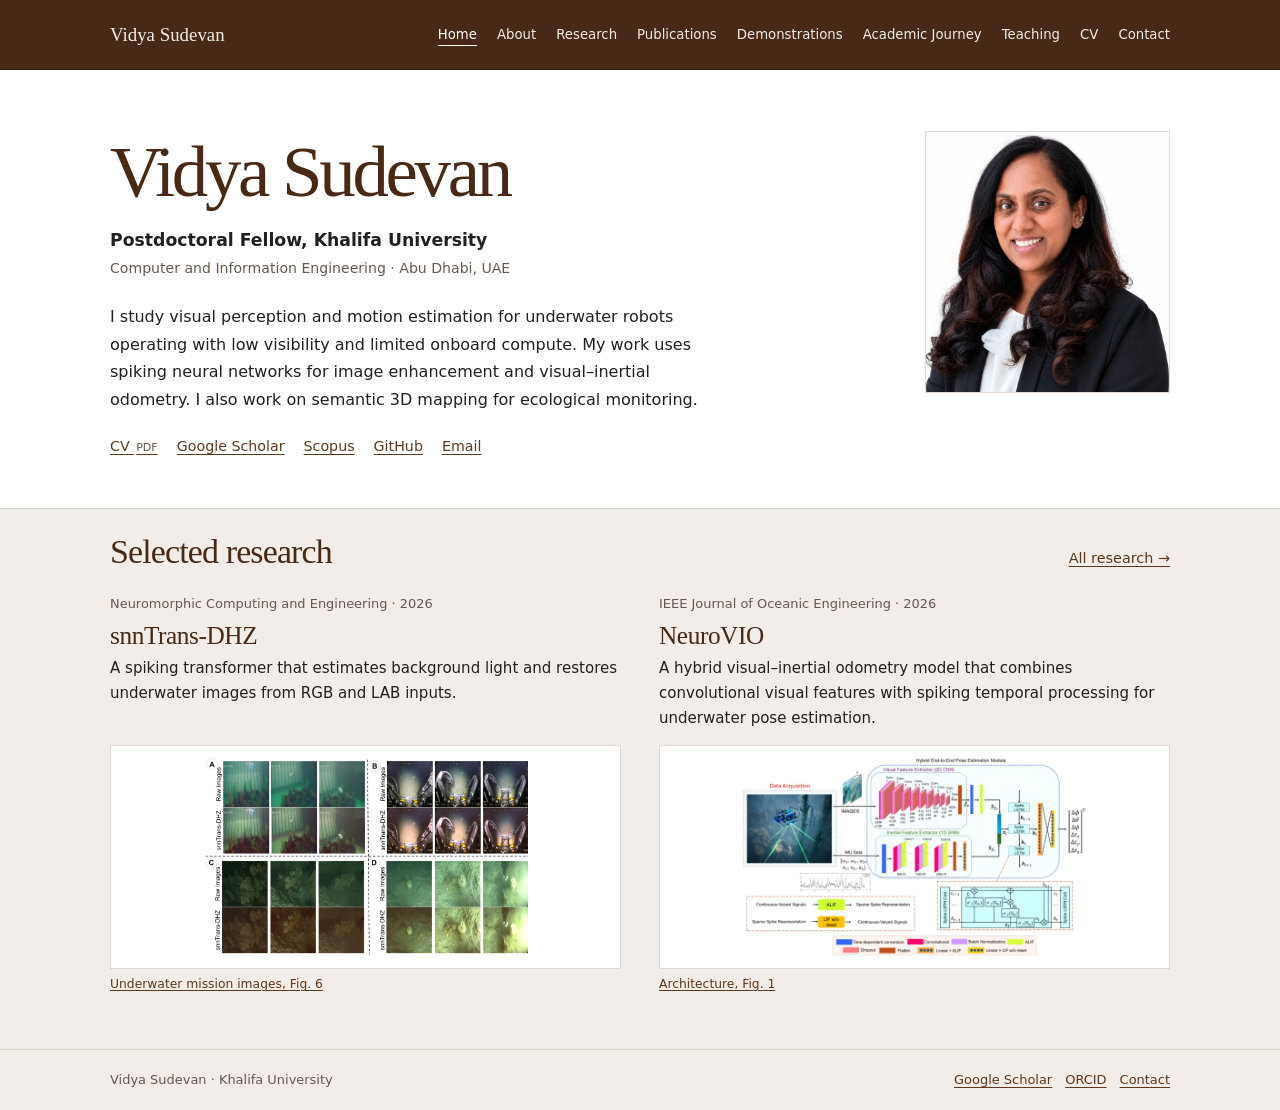
<file: index.html>
<!doctype html>
<html lang="en">
<head>
  <meta charset="utf-8">
  <meta name="viewport" content="width=device-width, initial-scale=1">
  <meta name="description" content="Vidya Sudevan is a postdoctoral fellow at Khalifa University working on underwater robot perception, visual–inertial odometry, and spiking neural networks.">
  <meta property="og:type" content="website">
  <meta property="og:title" content="Vidya Sudevan | Underwater Robotics">
  <meta property="og:description" content="Vidya Sudevan is a postdoctoral fellow at Khalifa University working on underwater robot perception, visual–inertial odometry, and spiking neural networks.">
  <title>Vidya Sudevan | Underwater Robotics</title>
  <link rel="stylesheet" href="assets/site.css">
  <script defer src="assets/site.js"></script>
</head>
<body>
<a class="skip" href="#main">Skip to content</a>
<header class="site-head"><div class="wrap top"><a class="brand" href="index.html">Vidya Sudevan</a><nav class="nav desktop-nav" aria-label="Primary"><a href="index.html" aria-current="page">Home</a><a href="about.html">About</a><a href="research.html">Research</a><a href="publications.html">Publications</a><a href="demonstrations.html">Demonstrations</a><a href="academic-journey.html">Academic Journey</a><a href="teaching.html">Teaching</a><a href="cv.html">CV</a><a href="contact.html">Contact</a></nav><details class="mobile-nav"><summary>Menu</summary><nav class="nav" aria-label="Primary mobile"><a href="index.html" aria-current="page">Home</a><a href="about.html">About</a><a href="research.html">Research</a><a href="publications.html">Publications</a><a href="demonstrations.html">Demonstrations</a><a href="academic-journey.html">Academic Journey</a><a href="teaching.html">Teaching</a><a href="cv.html">CV</a><a href="contact.html">Contact</a></nav></details></div></header>
<main id="main" tabindex="-1">
<div class="wrap">
<section class="hero" aria-labelledby="name">
  <div class="hero-copy"><h1 id="name">Vidya Sudevan</h1>
  <p class="appointment">Postdoctoral Fellow, Khalifa University</p>
  <p class="department">Computer and Information Engineering · Abu Dhabi, UAE</p>
  <p class="bio">I study visual perception and motion estimation for underwater robots operating with low visibility and limited onboard compute. My work uses spiking neural networks for image enhancement and visual–inertial odometry. I also work on semantic 3D mapping for ecological monitoring.</p>
  <ul class="profile-links"><li><a href="assets/vidya-sudevan-academic-cv.pdf" download>CV <span class="file-type">PDF</span></a></li><li><a href="https://scholar.google.com/citations?user=tbuK1owAAAAJ">Google Scholar</a></li><li><a href="https://www.scopus.com/authid/detail.uri?authorId=57201367267">Scopus</a></li><li><a href="https://github.com/vidya-rejul">GitHub</a></li><li><a href="mailto:vidya.sudevan@ku.ac.ae">Email</a></li></ul></div>
  <img class="portrait" src="assets/vidya-sudevan.webp" alt="Portrait of Vidya Sudevan" fetchpriority="high">
</section>
</div>
<section class="home-research" aria-labelledby="selected-research">
<div class="wrap">
<div class="section-head"><h2 id="selected-research">Selected research</h2><a href="research.html" class="text-link">All research →</a></div>
<div class="feature-grid"><article class="research-entry"><div class="research-copy"><p class="source-line">Neuromorphic Computing and Engineering · 2026</p><h3><a href="research-snntrans-dhz.html">snnTrans-DHZ</a></h3><p>A spiking transformer that estimates background light and restores underwater images from RGB and LAB inputs.</p></div><figure class="research-figure"><a href="demonstrations.html#field-images" aria-label="snnTrans-DHZ: Underwater mission images, Fig. 6"><img src="assets/dehazing-missions.webp" alt="Raw and enhanced underwater photographs from several missions" loading="lazy"></a><figcaption><a href="demonstrations.html#field-images">Underwater mission images, Fig. 6</a></figcaption></figure></article><article class="research-entry"><div class="research-copy"><p class="source-line">IEEE Journal of Oceanic Engineering · 2026</p><h3><a href="research-neurovio.html">NeuroVIO</a></h3><p>A hybrid visual–inertial odometry model that combines convolutional visual features with spiking temporal processing for underwater pose estimation.</p></div><figure class="research-figure"><a href="research-neurovio.html#architecture" aria-label="NeuroVIO: Architecture, Fig. 1"><img src="assets/neurovio-architecture.webp" alt="NeuroVIO architecture with camera and IMU inputs, separate feature encoders, a spiking LSTM, and six-degree-of-freedom pose output" loading="lazy"></a><figcaption><a href="research-neurovio.html#architecture">Architecture, Fig. 1</a></figcaption></figure></article></div>
</div>
</section>
</main>
<footer class="site-footer"><div class="wrap footer-inner"><span>Vidya Sudevan · Khalifa University</span><div><a href="https://scholar.google.com/citations?user=tbuK1owAAAAJ">Google Scholar</a><a href="https://orcid.org/0009-0002-2734-624X">ORCID</a><a href="contact.html">Contact</a></div></div></footer>
</body>
</html>
</file>
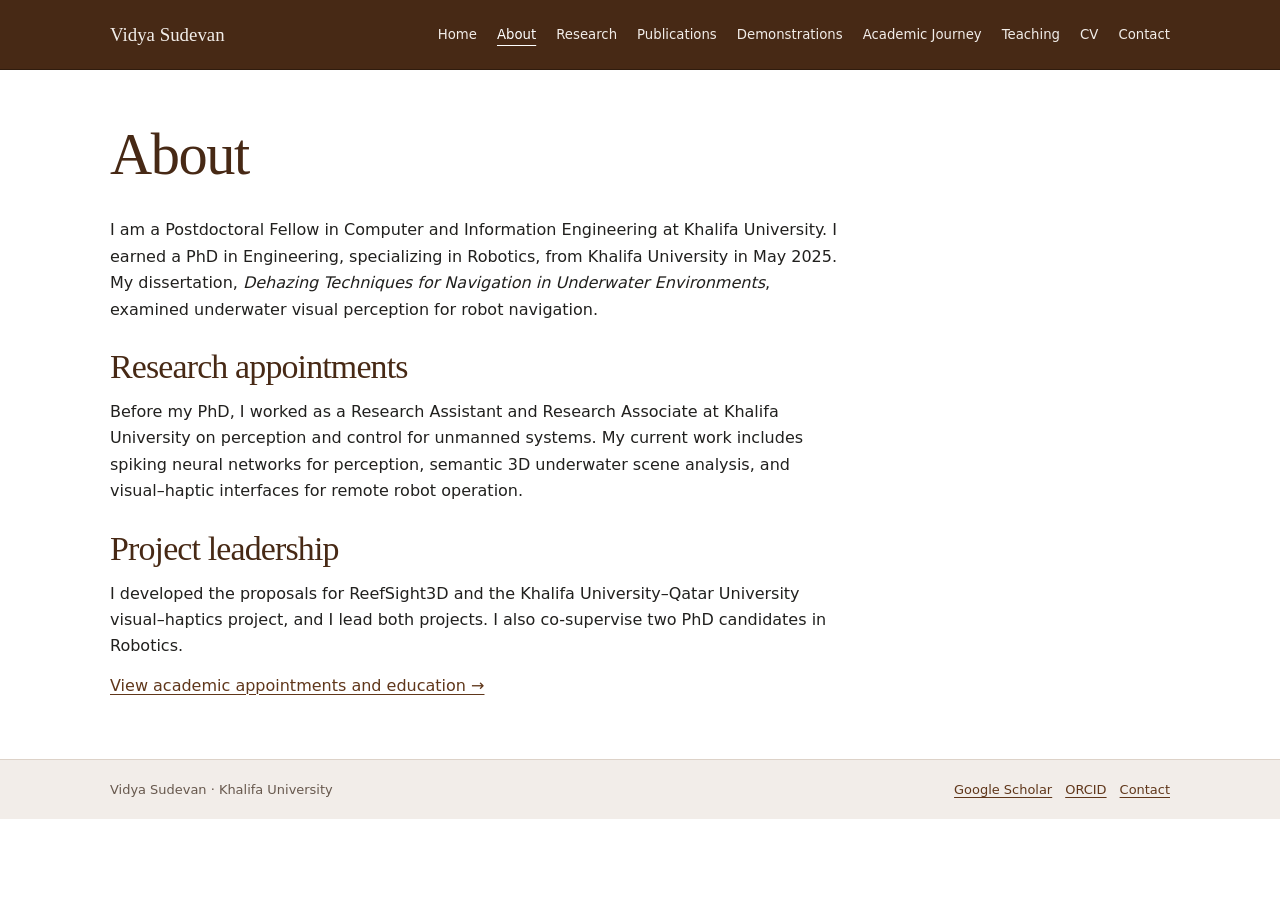
<file: about.html>
<!doctype html>
<html lang="en">
<head>
  <meta charset="utf-8">
  <meta name="viewport" content="width=device-width, initial-scale=1">
  <meta name="description" content="Research background, appointments, and project leadership.">
  <meta property="og:type" content="website">
  <meta property="og:title" content="About | Vidya Sudevan">
  <meta property="og:description" content="Research background, appointments, and project leadership.">
  <title>About | Vidya Sudevan</title>
  <link rel="stylesheet" href="assets/site.css">
  <script defer src="assets/site.js"></script>
</head>
<body>
<a class="skip" href="#main">Skip to content</a>
<header class="site-head"><div class="wrap top"><a class="brand" href="index.html">Vidya Sudevan</a><nav class="nav desktop-nav" aria-label="Primary"><a href="index.html">Home</a><a href="about.html" aria-current="page">About</a><a href="research.html">Research</a><a href="publications.html">Publications</a><a href="demonstrations.html">Demonstrations</a><a href="academic-journey.html">Academic Journey</a><a href="teaching.html">Teaching</a><a href="cv.html">CV</a><a href="contact.html">Contact</a></nav><details class="mobile-nav"><summary>Menu</summary><nav class="nav" aria-label="Primary mobile"><a href="index.html">Home</a><a href="about.html" aria-current="page">About</a><a href="research.html">Research</a><a href="publications.html">Publications</a><a href="demonstrations.html">Demonstrations</a><a href="academic-journey.html">Academic Journey</a><a href="teaching.html">Teaching</a><a href="cv.html">CV</a><a href="contact.html">Contact</a></nav></details></div></header>
<main id="main" tabindex="-1">
<div class="wrap content"><header class="page-head"><h1>About</h1></header><div class="prose">
<p>I am a Postdoctoral Fellow in Computer and Information Engineering at Khalifa University. I earned a PhD in Engineering, specializing in Robotics, from Khalifa University in May 2025. My dissertation, <em>Dehazing Techniques for Navigation in Underwater Environments</em>, examined underwater visual perception for robot navigation.</p>
<h2>Research appointments</h2><p>Before my PhD, I worked as a Research Assistant and Research Associate at Khalifa University on perception and control for unmanned systems. My current work includes spiking neural networks for perception, semantic 3D underwater scene analysis, and visual–haptic interfaces for remote robot operation.</p>
<h2>Project leadership</h2><p>I developed the proposals for ReefSight3D and the Khalifa University–Qatar University visual–haptics project, and I lead both projects. I also co-supervise two PhD candidates in Robotics.</p>
<p><a href="academic-journey.html">View academic appointments and education →</a></p></div></div>
</main>
<footer class="site-footer"><div class="wrap footer-inner"><span>Vidya Sudevan · Khalifa University</span><div><a href="https://scholar.google.com/citations?user=tbuK1owAAAAJ">Google Scholar</a><a href="https://orcid.org/0009-0002-2734-624X">ORCID</a><a href="contact.html">Contact</a></div></div></footer>
</body>
</html>
</file>
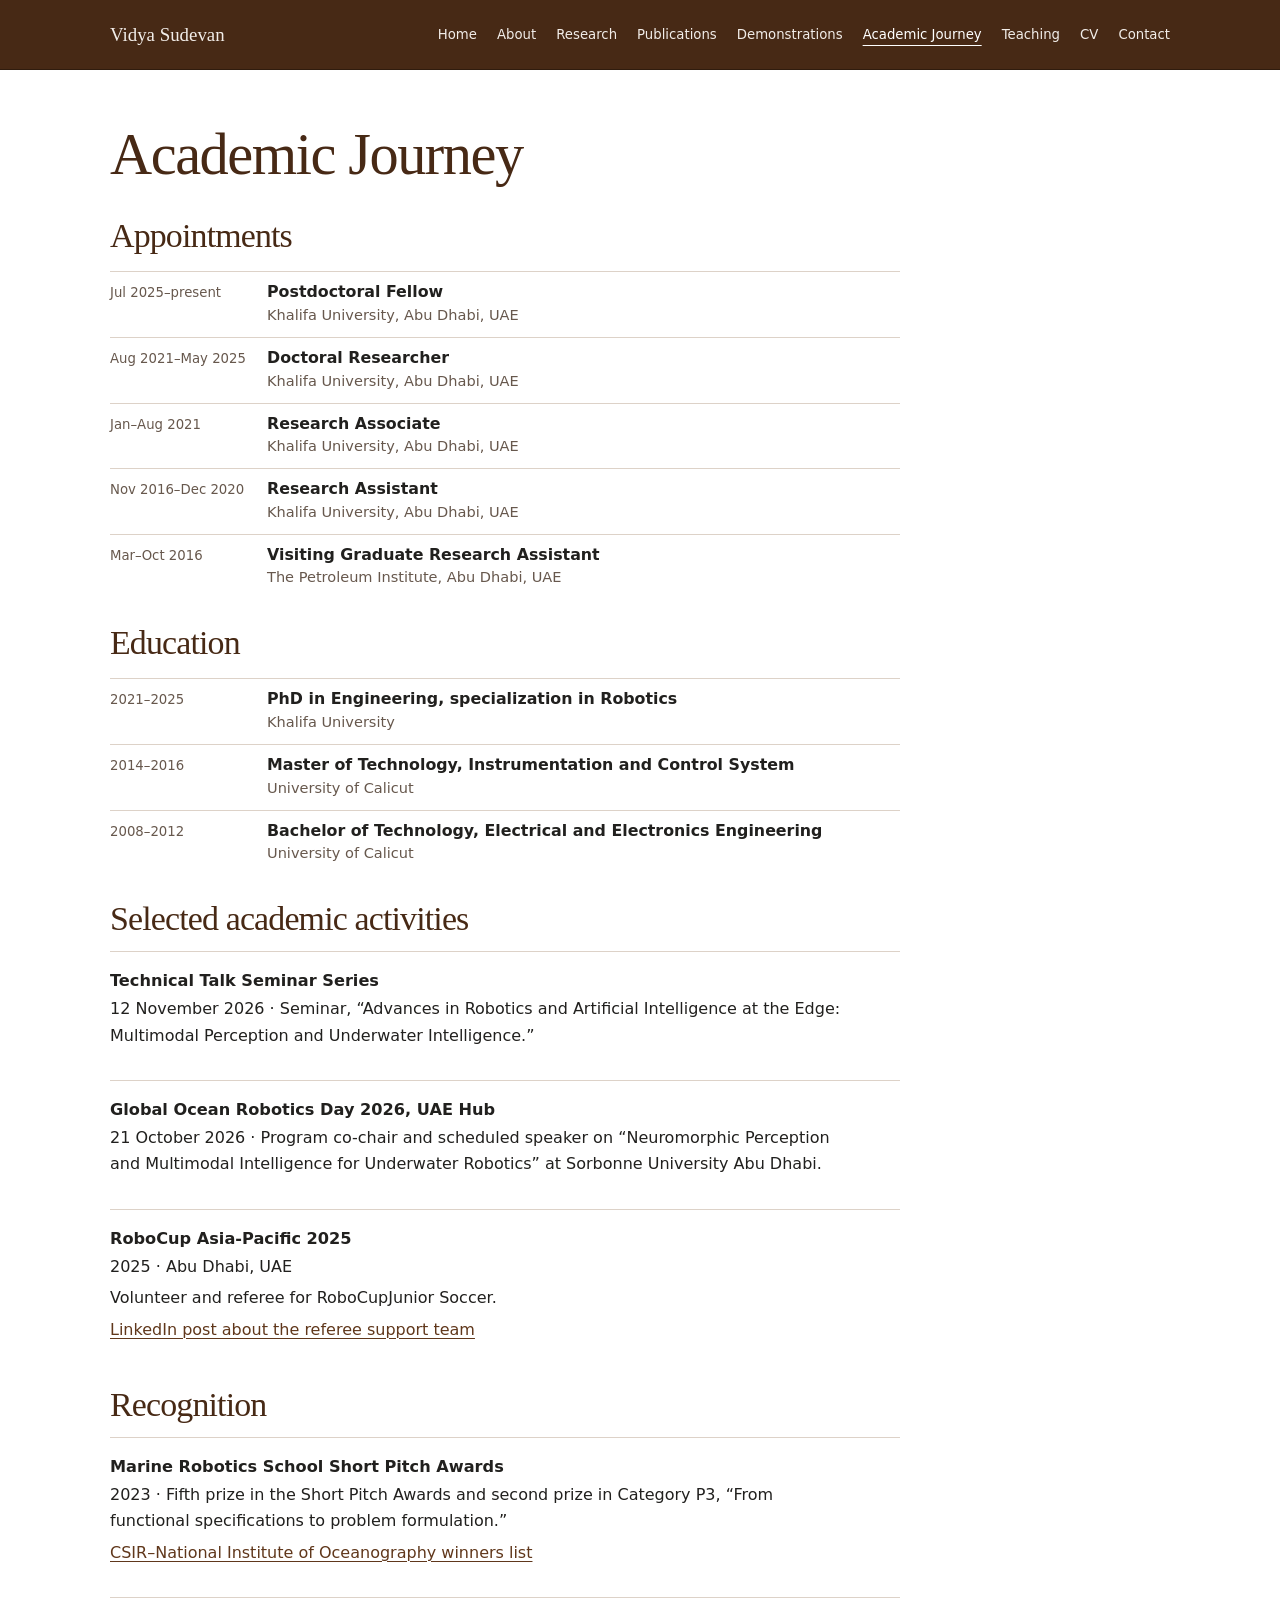
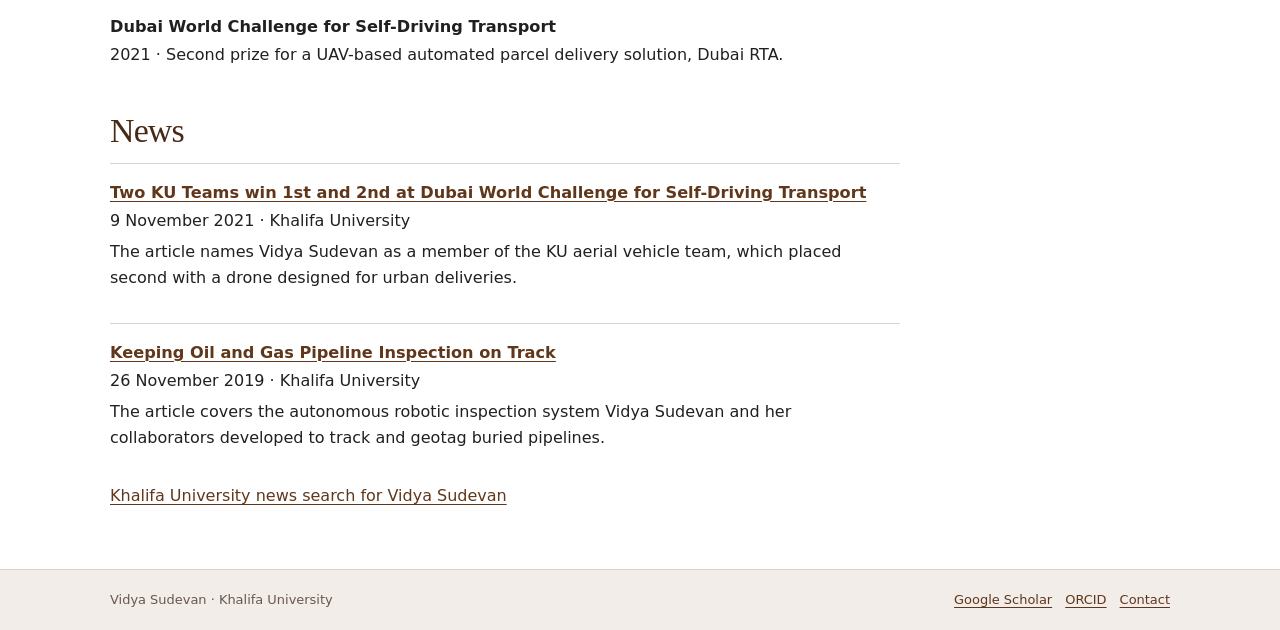
<file: academic-journey.html>
<!doctype html>
<html lang="en">
<head>
  <meta charset="utf-8">
  <meta name="viewport" content="width=device-width, initial-scale=1">
  <meta name="description" content="Research appointments, education, recognition, and news.">
  <meta property="og:type" content="website">
  <meta property="og:title" content="Academic Journey | Vidya Sudevan">
  <meta property="og:description" content="Research appointments, education, recognition, and news.">
  <title>Academic Journey | Vidya Sudevan</title>
  <link rel="stylesheet" href="assets/site.css">
  <script defer src="assets/site.js"></script>
</head>
<body>
<a class="skip" href="#main">Skip to content</a>
<header class="site-head"><div class="wrap top"><a class="brand" href="index.html">Vidya Sudevan</a><nav class="nav desktop-nav" aria-label="Primary"><a href="index.html">Home</a><a href="about.html">About</a><a href="research.html">Research</a><a href="publications.html">Publications</a><a href="demonstrations.html">Demonstrations</a><a href="academic-journey.html" aria-current="page">Academic Journey</a><a href="teaching.html">Teaching</a><a href="cv.html">CV</a><a href="contact.html">Contact</a></nav><details class="mobile-nav"><summary>Menu</summary><nav class="nav" aria-label="Primary mobile"><a href="index.html">Home</a><a href="about.html">About</a><a href="research.html">Research</a><a href="publications.html">Publications</a><a href="demonstrations.html">Demonstrations</a><a href="academic-journey.html" aria-current="page">Academic Journey</a><a href="teaching.html">Teaching</a><a href="cv.html">CV</a><a href="contact.html">Contact</a></nav></details></div></header>
<main id="main" tabindex="-1">
<div class="wrap content"><header class="page-head"><h1>Academic Journey</h1></header><div class="prose"><h2>Appointments</h2>
<ol class="timeline">
<li><time>Jul 2025–present</time><h3>Postdoctoral Fellow</h3><p>Khalifa University, Abu Dhabi, UAE</p></li>
<li><time>Aug 2021–May 2025</time><h3>Doctoral Researcher</h3><p>Khalifa University, Abu Dhabi, UAE</p></li>
<li><time>Jan–Aug 2021</time><h3>Research Associate</h3><p>Khalifa University, Abu Dhabi, UAE</p></li>
<li><time>Nov 2016–Dec 2020</time><h3>Research Assistant</h3><p>Khalifa University, Abu Dhabi, UAE</p></li>
<li><time>Mar–Oct 2016</time><h3>Visiting Graduate Research Assistant</h3><p>The Petroleum Institute, Abu Dhabi, UAE</p></li>
</ol>
<h2>Education</h2><ol class="timeline">
<li><time>2021–2025</time><h3>PhD in Engineering, specialization in Robotics</h3><p>Khalifa University</p></li>
<li><time>2014–2016</time><h3>Master of Technology, Instrumentation and Control System</h3><p>University of Calicut</p></li>
<li><time>2008–2012</time><h3>Bachelor of Technology, Electrical and Electronics Engineering</h3><p>University of Calicut</p></li></ol>
<h2>Selected academic activities</h2>
<article class="row"><h3>Technical Talk Seminar Series</h3><p>12 November 2026 · Seminar, “Advances in Robotics and Artificial Intelligence at the Edge: Multimodal Perception and Underwater Intelligence.”</p></article>
<article class="row"><h3>Global Ocean Robotics Day 2026, UAE Hub</h3><p>21 October 2026 · Program co-chair and scheduled speaker on “Neuromorphic Perception and Multimodal Intelligence for Underwater Robotics” at Sorbonne University Abu Dhabi.</p></article>
<article class="row"><h3>RoboCup Asia-Pacific 2025</h3>
<p>2025 · Abu Dhabi, UAE</p>
<p>Volunteer and referee for RoboCupJunior Soccer.</p>
<p><a href="https://www.linkedin.com/posts/nadya-abdel-madjid-a65907198_this-week-we-spent-assisting-the-referees-activity-7395380300769398784-uFch">LinkedIn post about the referee support team</a></p></article>
<h2 id="recognition">Recognition</h2>
<article class="row"><h3>Marine Robotics School Short Pitch Awards</h3>
<p>2023 · Fifth prize in the Short Pitch Awards and second prize in Category P3, “From functional specifications to problem formulation.”</p>
<p><a href="https://mrs2023.nio.res.in/Winners.html">CSIR–National Institute of Oceanography winners list</a></p></article>
<article class="row"><h3>Dubai World Challenge for Self-Driving Transport</h3><p>2021 · Second prize for a UAV-based automated parcel delivery solution, Dubai RTA.</p></article>
<h2 id="news">News</h2>
<article class="row"><h3><a href="https://www.ku.ac.ae/two-ku-teams-win-1st-and-2nd-at-dubai-world-challenge-for-self-driving-transport">Two KU Teams win 1st and 2nd at Dubai World Challenge for Self-Driving Transport</a></h3>
<p><time datetime="2021-11-09">9 November 2021</time> · Khalifa University</p>
<p>The article names Vidya Sudevan as a member of the KU aerial vehicle team, which placed second with a drone designed for urban deliveries.</p></article>
<article class="row"><h3><a href="https://www.ku.ac.ae/keeping-oil-and-gas-pipeline-inspection-on-track">Keeping Oil and Gas Pipeline Inspection on Track</a></h3>
<p><time datetime="2019-11-26">26 November 2019</time> · Khalifa University</p>
<p>The article covers the autonomous robotic inspection system Vidya Sudevan and her collaborators developed to track and geotag buried pipelines.</p></article>
<p><a href="https://www.ku.ac.ae/?s=vidya+sudevan">Khalifa University news search for Vidya Sudevan</a></p></div></div>
</main>
<footer class="site-footer"><div class="wrap footer-inner"><span>Vidya Sudevan · Khalifa University</span><div><a href="https://scholar.google.com/citations?user=tbuK1owAAAAJ">Google Scholar</a><a href="https://orcid.org/0009-0002-2734-624X">ORCID</a><a href="contact.html">Contact</a></div></div></footer>
</body>
</html>
</file>
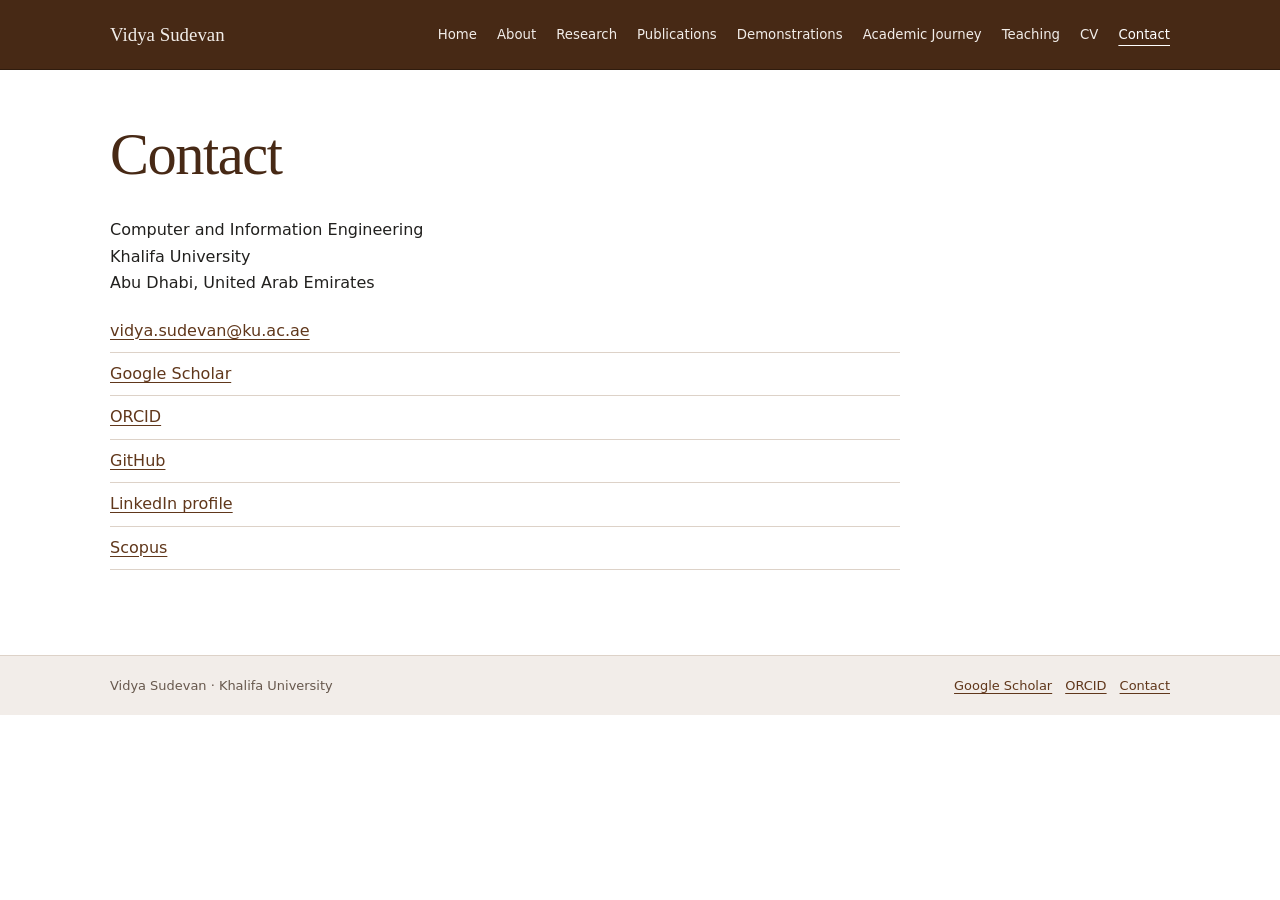
<file: contact.html>
<!doctype html>
<html lang="en">
<head>
  <meta charset="utf-8">
  <meta name="viewport" content="width=device-width, initial-scale=1">
  <meta name="description" content="Institutional email and professional profiles.">
  <meta property="og:type" content="website">
  <meta property="og:title" content="Contact | Vidya Sudevan">
  <meta property="og:description" content="Institutional email and professional profiles.">
  <title>Contact | Vidya Sudevan</title>
  <link rel="stylesheet" href="assets/site.css">
  <script defer src="assets/site.js"></script>
</head>
<body>
<a class="skip" href="#main">Skip to content</a>
<header class="site-head"><div class="wrap top"><a class="brand" href="index.html">Vidya Sudevan</a><nav class="nav desktop-nav" aria-label="Primary"><a href="index.html">Home</a><a href="about.html">About</a><a href="research.html">Research</a><a href="publications.html">Publications</a><a href="demonstrations.html">Demonstrations</a><a href="academic-journey.html">Academic Journey</a><a href="teaching.html">Teaching</a><a href="cv.html">CV</a><a href="contact.html" aria-current="page">Contact</a></nav><details class="mobile-nav"><summary>Menu</summary><nav class="nav" aria-label="Primary mobile"><a href="index.html">Home</a><a href="about.html">About</a><a href="research.html">Research</a><a href="publications.html">Publications</a><a href="demonstrations.html">Demonstrations</a><a href="academic-journey.html">Academic Journey</a><a href="teaching.html">Teaching</a><a href="cv.html">CV</a><a href="contact.html" aria-current="page">Contact</a></nav></details></div></header>
<main id="main" tabindex="-1">
<div class="wrap content"><header class="page-head"><h1>Contact</h1></header><div class="prose"><p>Computer and Information Engineering<br>Khalifa University<br>Abu Dhabi, United Arab Emirates</p><ul class="contact-links">
<li><a href="mailto:vidya.sudevan@ku.ac.ae">vidya.sudevan@ku.ac.ae</a></li><li><a href="https://scholar.google.com/citations?user=tbuK1owAAAAJ">Google Scholar</a></li><li><a href="https://orcid.org/0009-0002-2734-624X">ORCID</a></li><li><a href="https://github.com/vidya-rejul">GitHub</a></li><li><a href="https://www.linkedin.com/in/vidya-sudevan-8a3498b3/">LinkedIn profile</a></li><li><a href="https://www.scopus.com/authid/detail.uri?authorId=57201367267">Scopus</a></li></ul></div></div>
</main>
<footer class="site-footer"><div class="wrap footer-inner"><span>Vidya Sudevan · Khalifa University</span><div><a href="https://scholar.google.com/citations?user=tbuK1owAAAAJ">Google Scholar</a><a href="https://orcid.org/0009-0002-2734-624X">ORCID</a><a href="contact.html">Contact</a></div></div></footer>
</body>
</html>
</file>
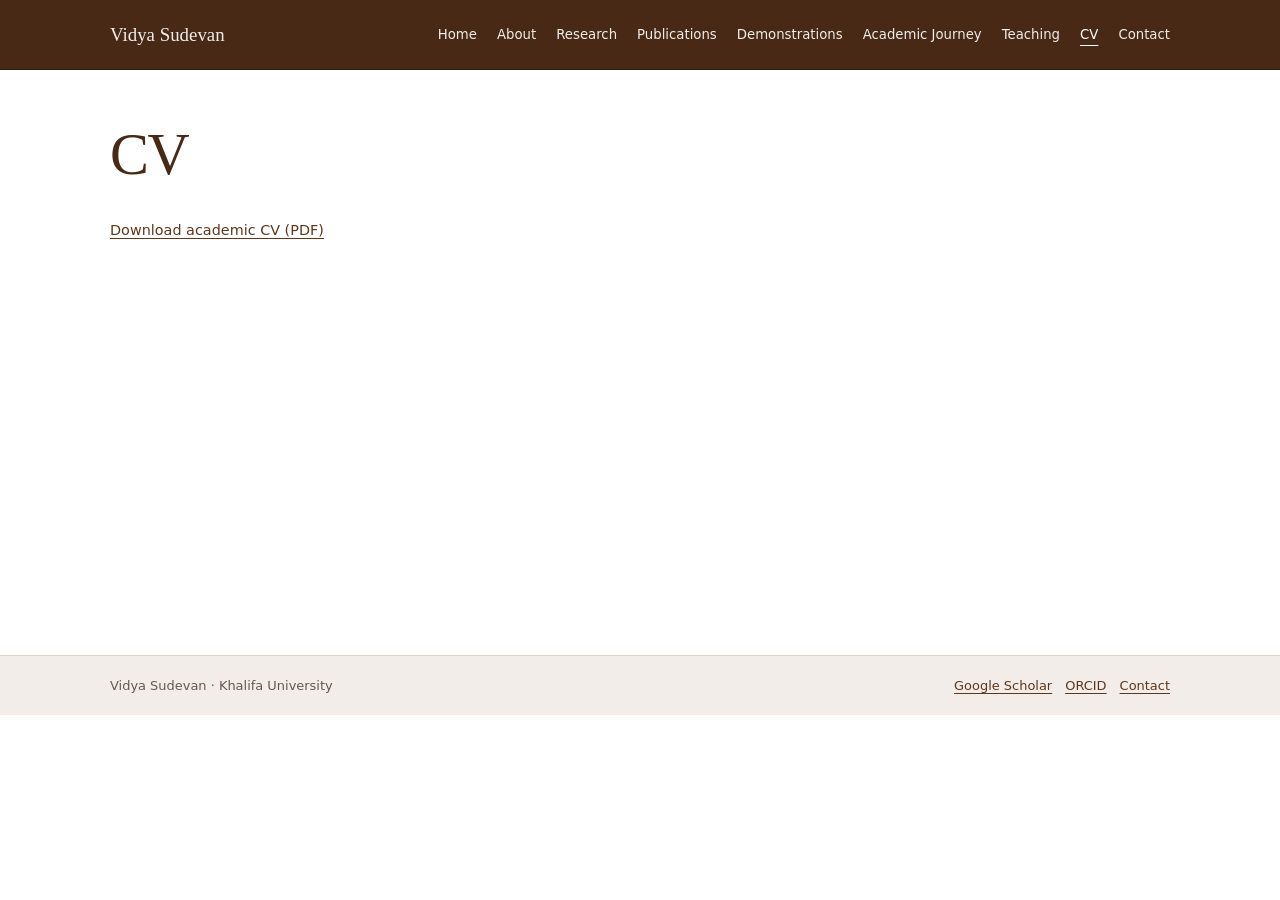
<file: cv.html>
<!doctype html>
<html lang="en">
<head>
  <meta charset="utf-8">
  <meta name="viewport" content="width=device-width, initial-scale=1">
  <meta name="description" content="Download the academic CV of Vidya Sudevan.">
  <meta property="og:type" content="website">
  <meta property="og:title" content="CV | Vidya Sudevan">
  <meta property="og:description" content="Download the academic CV of Vidya Sudevan.">
  <title>CV | Vidya Sudevan</title>
  <link rel="stylesheet" href="assets/site.css">
  <script defer src="assets/site.js"></script>
</head>
<body>
<a class="skip" href="#main">Skip to content</a>
<header class="site-head"><div class="wrap top"><a class="brand" href="index.html">Vidya Sudevan</a><nav class="nav desktop-nav" aria-label="Primary"><a href="index.html">Home</a><a href="about.html">About</a><a href="research.html">Research</a><a href="publications.html">Publications</a><a href="demonstrations.html">Demonstrations</a><a href="academic-journey.html">Academic Journey</a><a href="teaching.html">Teaching</a><a href="cv.html" aria-current="page">CV</a><a href="contact.html">Contact</a></nav><details class="mobile-nav"><summary>Menu</summary><nav class="nav" aria-label="Primary mobile"><a href="index.html">Home</a><a href="about.html">About</a><a href="research.html">Research</a><a href="publications.html">Publications</a><a href="demonstrations.html">Demonstrations</a><a href="academic-journey.html">Academic Journey</a><a href="teaching.html">Teaching</a><a href="cv.html" aria-current="page">CV</a><a href="contact.html">Contact</a></nav></details></div></header>
<main id="main" tabindex="-1">
<div class="wrap content"><header class="page-head"><h1>CV</h1></header><div class="prose"><p><a class="text-link" href="assets/vidya-sudevan-academic-cv.pdf" download>Download academic CV (PDF)</a></p></div></div>
</main>
<footer class="site-footer"><div class="wrap footer-inner"><span>Vidya Sudevan · Khalifa University</span><div><a href="https://scholar.google.com/citations?user=tbuK1owAAAAJ">Google Scholar</a><a href="https://orcid.org/0009-0002-2734-624X">ORCID</a><a href="contact.html">Contact</a></div></div></footer>
</body>
</html>
</file>
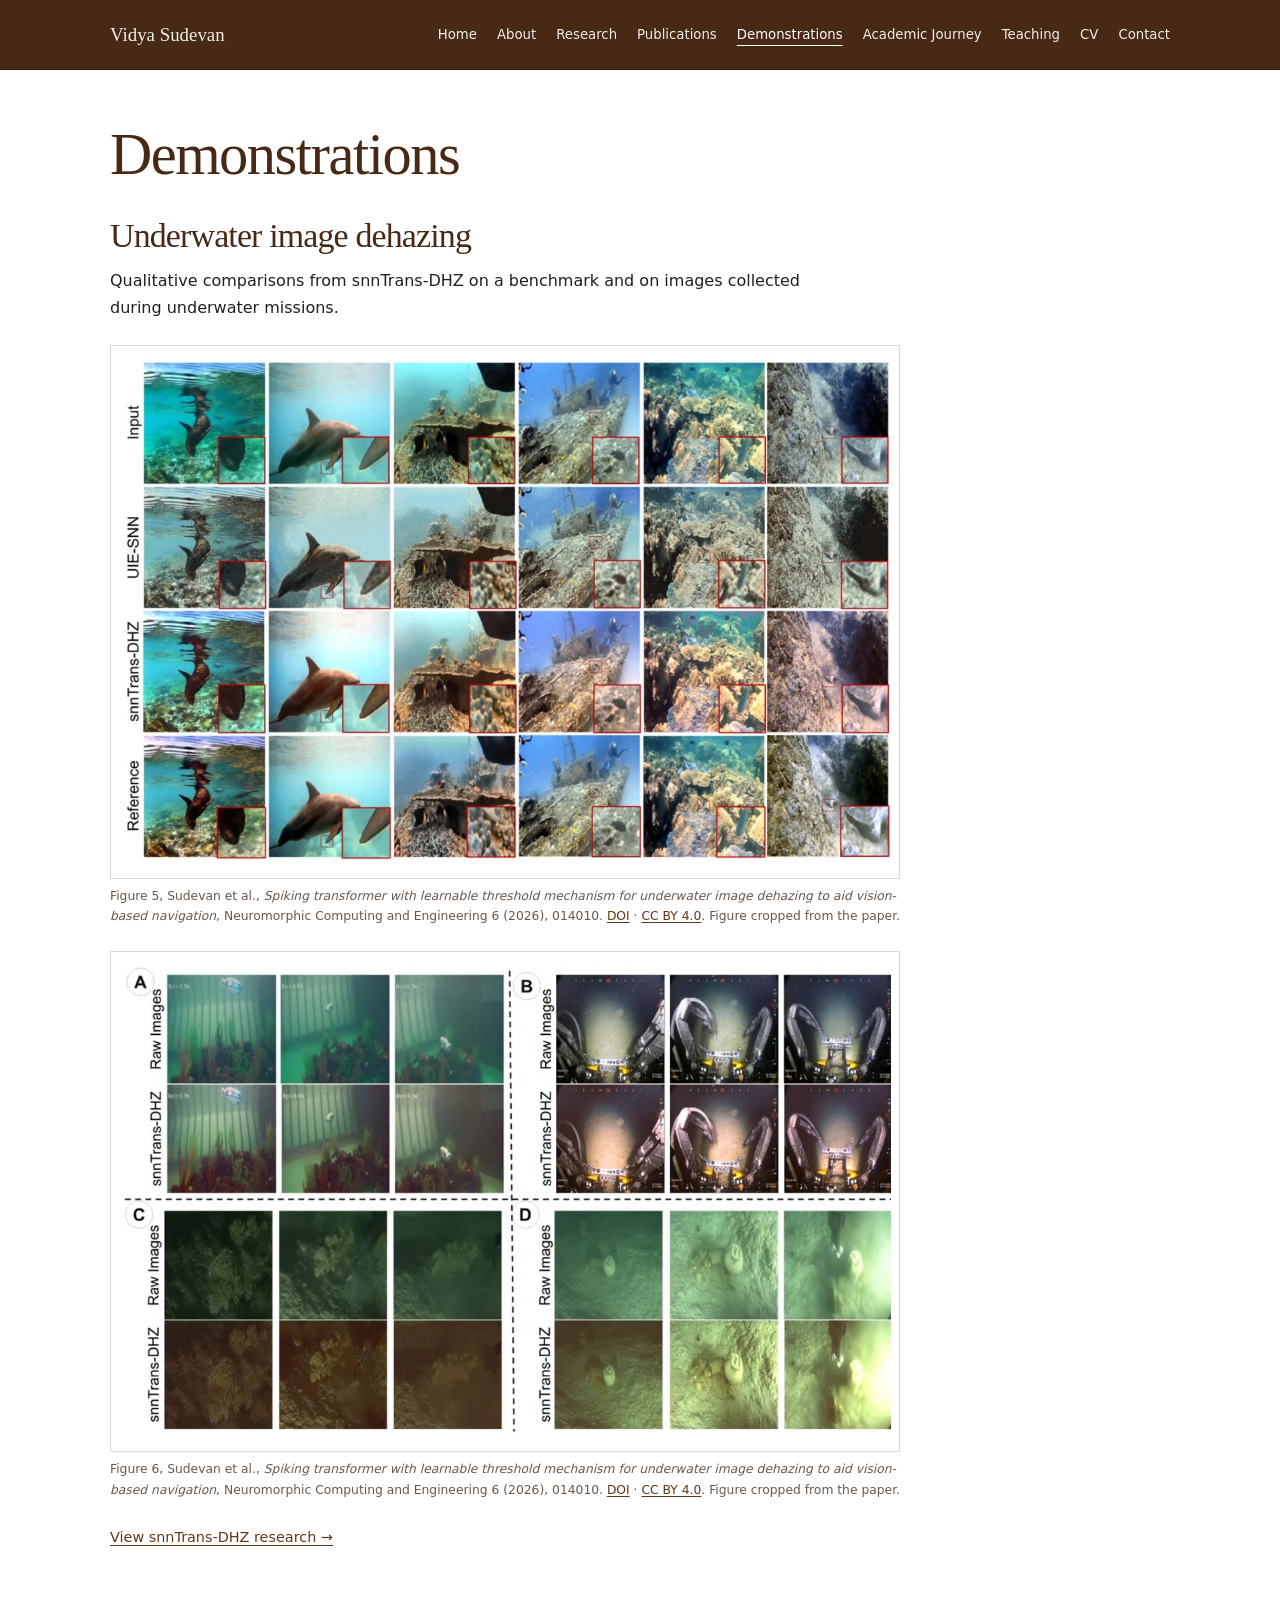
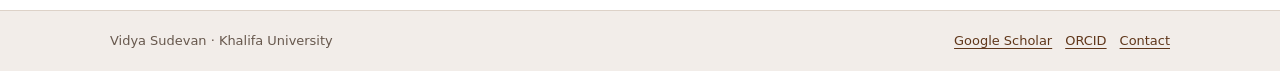
<file: demonstrations.html>
<!doctype html>
<html lang="en">
<head>
  <meta charset="utf-8">
  <meta name="viewport" content="width=device-width, initial-scale=1">
  <meta name="description" content="Qualitative comparisons for underwater image dehazing.">
  <meta property="og:type" content="website">
  <meta property="og:title" content="Demonstrations | Vidya Sudevan">
  <meta property="og:description" content="Qualitative comparisons for underwater image dehazing.">
  <title>Demonstrations | Vidya Sudevan</title>
  <link rel="stylesheet" href="assets/site.css">
  <script defer src="assets/site.js"></script>
</head>
<body>
<a class="skip" href="#main">Skip to content</a>
<header class="site-head"><div class="wrap top"><a class="brand" href="index.html">Vidya Sudevan</a><nav class="nav desktop-nav" aria-label="Primary"><a href="index.html">Home</a><a href="about.html">About</a><a href="research.html">Research</a><a href="publications.html">Publications</a><a href="demonstrations.html" aria-current="page">Demonstrations</a><a href="academic-journey.html">Academic Journey</a><a href="teaching.html">Teaching</a><a href="cv.html">CV</a><a href="contact.html">Contact</a></nav><details class="mobile-nav"><summary>Menu</summary><nav class="nav" aria-label="Primary mobile"><a href="index.html">Home</a><a href="about.html">About</a><a href="research.html">Research</a><a href="publications.html">Publications</a><a href="demonstrations.html" aria-current="page">Demonstrations</a><a href="academic-journey.html">Academic Journey</a><a href="teaching.html">Teaching</a><a href="cv.html">CV</a><a href="contact.html">Contact</a></nav></details></div></header>
<main id="main" tabindex="-1">
<div class="wrap content"><header class="page-head"><h1>Demonstrations</h1></header><div class="prose"><h2>Underwater image dehazing</h2>
<p>Qualitative comparisons from snnTrans-DHZ on a benchmark and on images collected during underwater missions.</p>
<figure class="figure"><a href="assets/dehazing-benchmark.webp"><img src="assets/dehazing-benchmark.webp" alt="UIEB underwater images and outputs from several dehazing methods" loading="lazy"></a><figcaption>Figure 5, Sudevan et al., <cite>Spiking transformer with learnable threshold mechanism for underwater image dehazing to aid vision-based navigation</cite>, Neuromorphic Computing and Engineering 6 (2026), 014010. <a href="https://doi.org/10.1088/2634-4386/ae41e1">DOI</a> · <a href="https://creativecommons.org/licenses/by/4.0/">CC BY 4.0</a>. Figure cropped from the paper.</figcaption></figure>
<div id="field-images"><figure class="figure"><a href="assets/dehazing-missions.webp"><img src="assets/dehazing-missions.webp" alt="Raw underwater mission images and corresponding dehazing outputs" loading="lazy"></a><figcaption>Figure 6, Sudevan et al., <cite>Spiking transformer with learnable threshold mechanism for underwater image dehazing to aid vision-based navigation</cite>, Neuromorphic Computing and Engineering 6 (2026), 014010. <a href="https://doi.org/10.1088/2634-4386/ae41e1">DOI</a> · <a href="https://creativecommons.org/licenses/by/4.0/">CC BY 4.0</a>. Figure cropped from the paper.</figcaption></figure></div>
<p><a href="research-snntrans-dhz.html" class="text-link">View snnTrans-DHZ research →</a></p></div></div>
</main>
<footer class="site-footer"><div class="wrap footer-inner"><span>Vidya Sudevan · Khalifa University</span><div><a href="https://scholar.google.com/citations?user=tbuK1owAAAAJ">Google Scholar</a><a href="https://orcid.org/0009-0002-2734-624X">ORCID</a><a href="contact.html">Contact</a></div></div></footer>
</body>
</html>
</file>
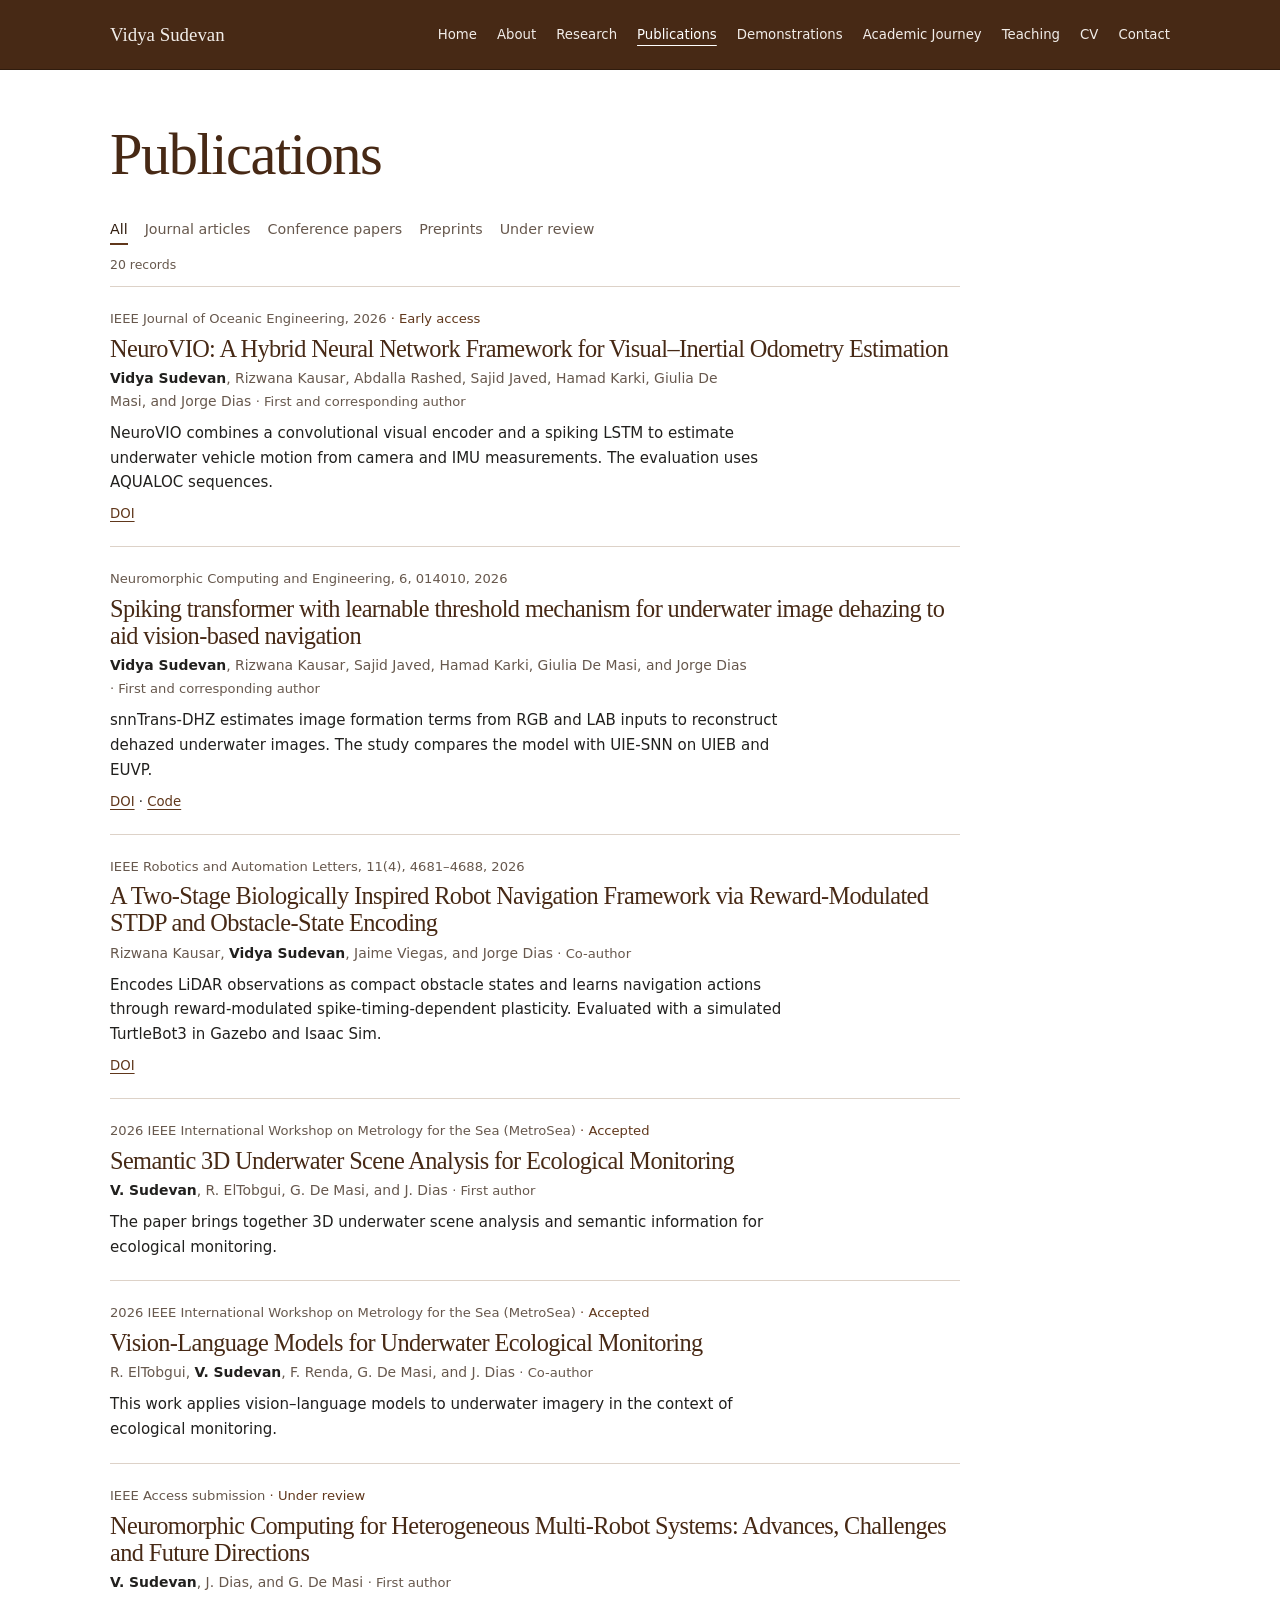
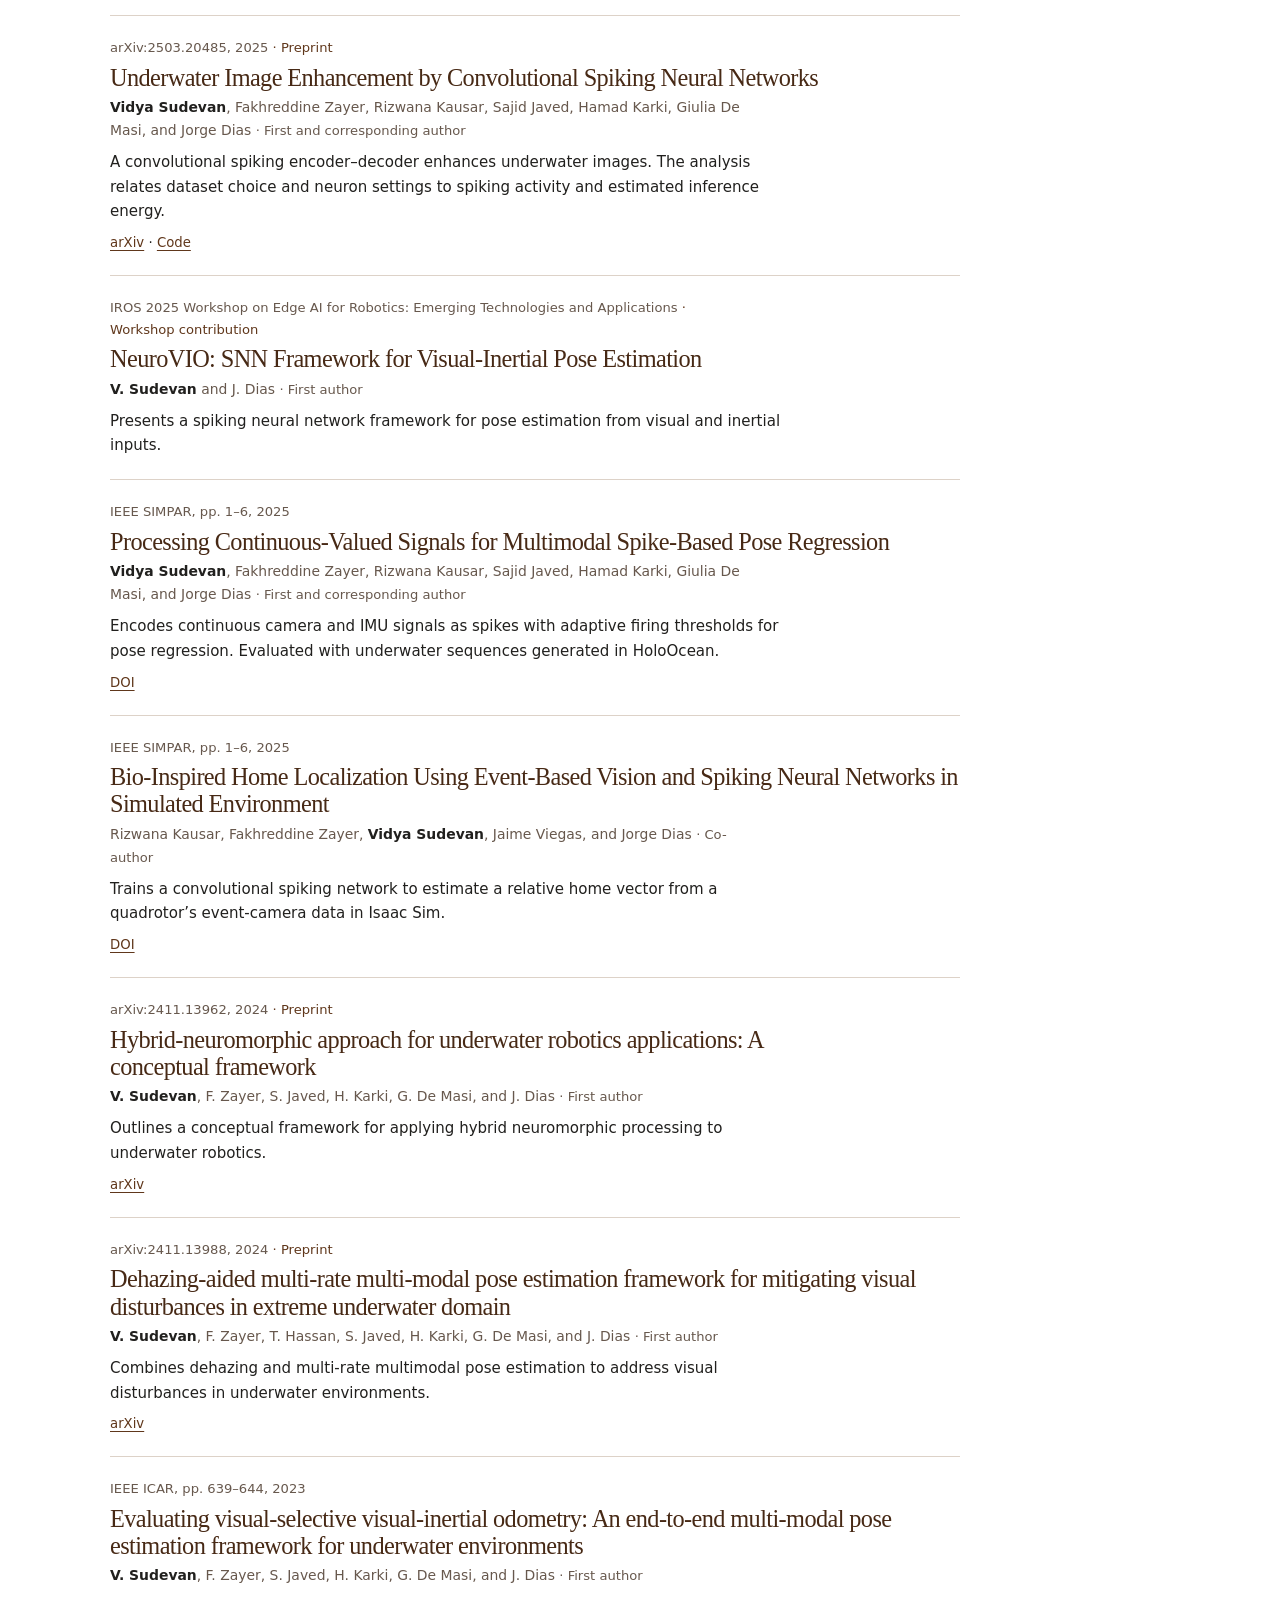
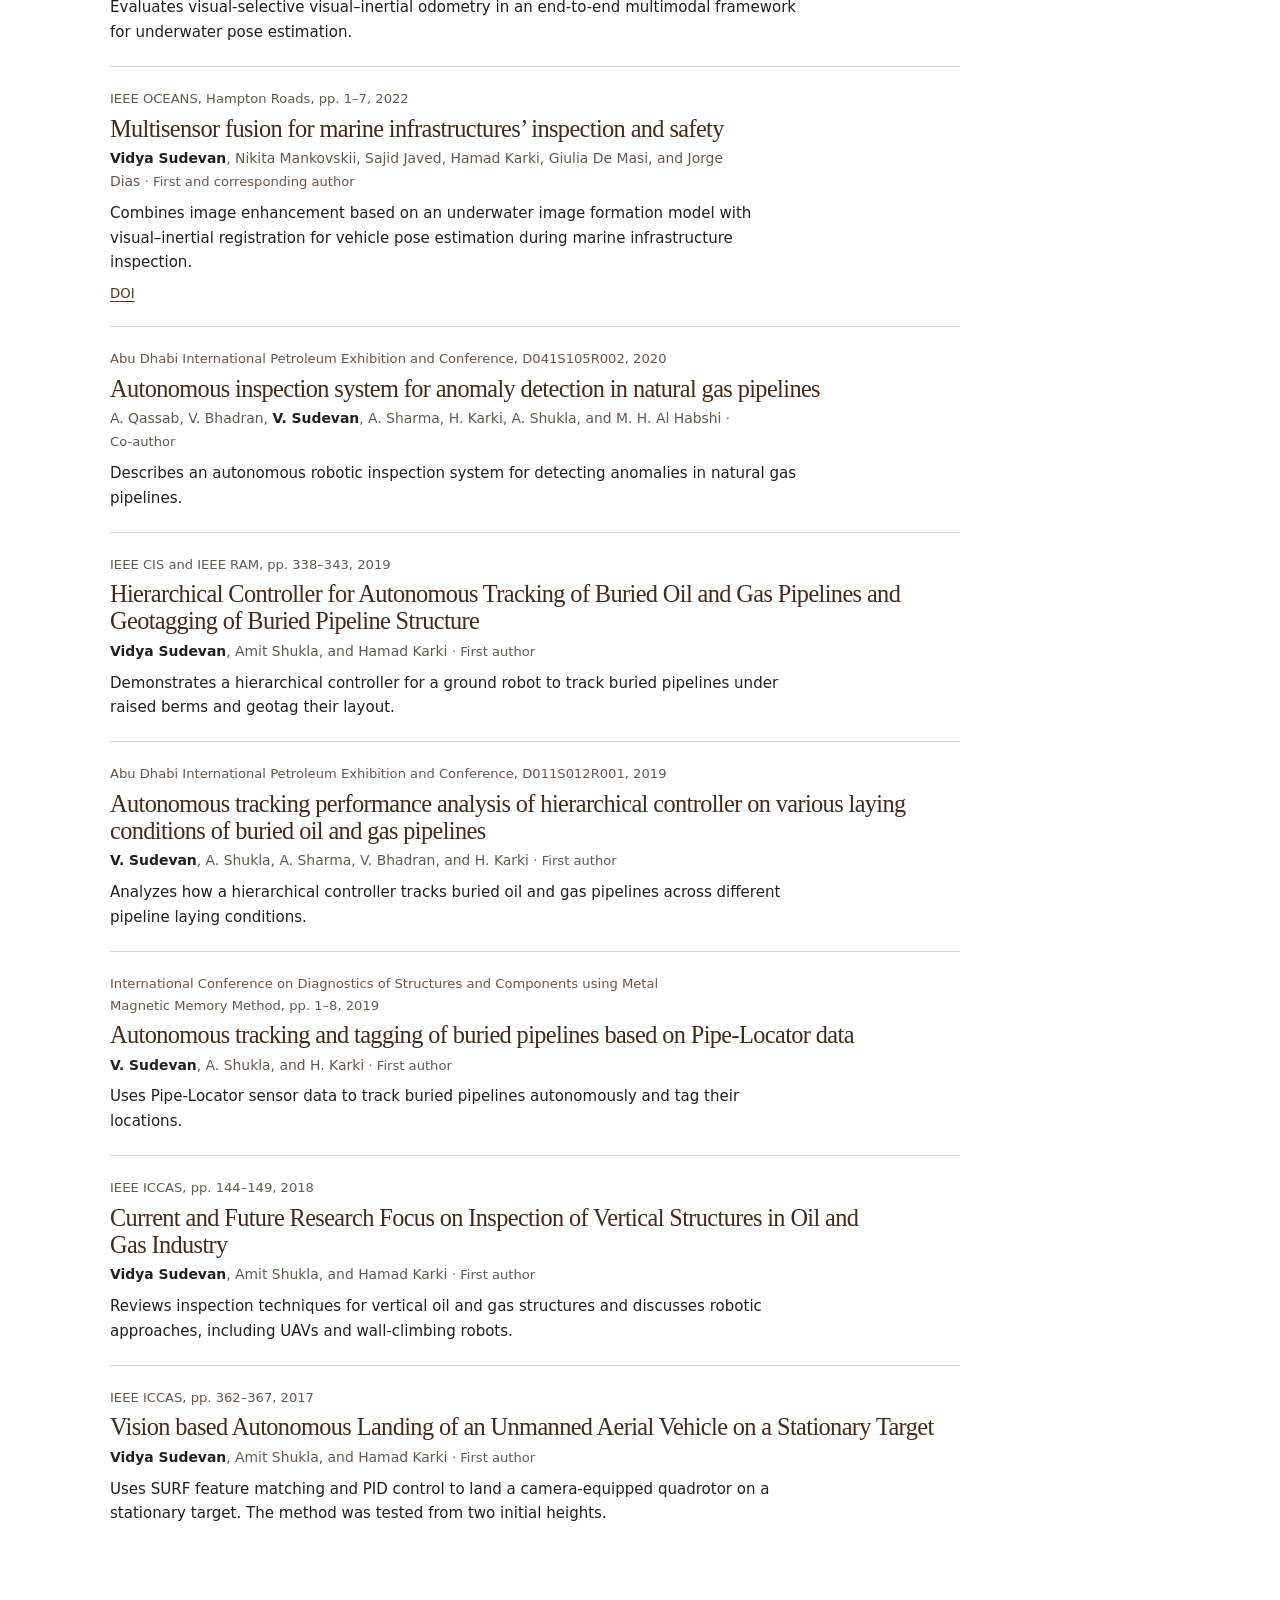
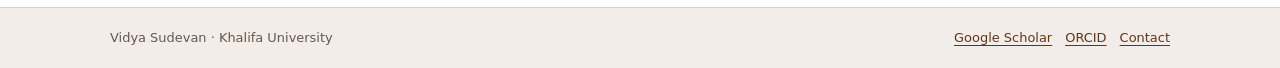
<file: publications.html>
<!doctype html>
<html lang="en">
<head>
  <meta charset="utf-8">
  <meta name="viewport" content="width=device-width, initial-scale=1">
  <meta name="description" content="Journal articles, conference papers, preprints, and manuscripts under review.">
  <meta property="og:type" content="website">
  <meta property="og:title" content="Publications | Vidya Sudevan">
  <meta property="og:description" content="Journal articles, conference papers, preprints, and manuscripts under review.">
  <title>Publications | Vidya Sudevan</title>
  <link rel="stylesheet" href="assets/site.css">
  <script defer src="assets/site.js"></script>
</head>
<body>
<a class="skip" href="#main">Skip to content</a>
<header class="site-head"><div class="wrap top"><a class="brand" href="index.html">Vidya Sudevan</a><nav class="nav desktop-nav" aria-label="Primary"><a href="index.html">Home</a><a href="about.html">About</a><a href="research.html">Research</a><a href="publications.html" aria-current="page">Publications</a><a href="demonstrations.html">Demonstrations</a><a href="academic-journey.html">Academic Journey</a><a href="teaching.html">Teaching</a><a href="cv.html">CV</a><a href="contact.html">Contact</a></nav><details class="mobile-nav"><summary>Menu</summary><nav class="nav" aria-label="Primary mobile"><a href="index.html">Home</a><a href="about.html">About</a><a href="research.html">Research</a><a href="publications.html" aria-current="page">Publications</a><a href="demonstrations.html">Demonstrations</a><a href="academic-journey.html">Academic Journey</a><a href="teaching.html">Teaching</a><a href="cv.html">CV</a><a href="contact.html">Contact</a></nav></details></div></header>
<main id="main" tabindex="-1">
<div class="wrap content"><header class="page-head"><h1>Publications</h1></header><div class="publication-list"><div class="filterbar" role="group" aria-label="Filter publications" hidden><button type="button" data-filter="all" aria-pressed="true">All</button><button type="button" data-filter="journal" aria-pressed="false">Journal articles</button><button type="button" data-filter="conference" aria-pressed="false">Conference papers</button><button type="button" data-filter="preprint" aria-pressed="false">Preprints</button><button type="button" data-filter="review" aria-pressed="false">Under review</button></div><p class="result-count" id="publication-count" aria-live="polite">20 records</p><article class="row publication" id="neurovio" data-type="journal"><p class="publication-venue">IEEE Journal of Oceanic Engineering, 2026 <span class="publication-status">· Early access</span></p><h2>NeuroVIO: A Hybrid Neural Network Framework for Visual–Inertial Odometry Estimation</h2><p class="publication-authors"><strong>Vidya Sudevan</strong>, Rizwana Kausar, Abdalla Rashed, Sajid Javed, Hamad Karki, Giulia De Masi, and Jorge Dias <span class="author-role">· First and corresponding author</span></p><p class="publication-summary">NeuroVIO combines a convolutional visual encoder and a spiking LSTM to estimate underwater vehicle motion from camera and IMU measurements. The evaluation uses AQUALOC sequences.</p><p class="publication-links"><a href="https://doi.org/10.1109/JOE.2026.3708049">DOI</a></p></article><article class="row publication" id="snntrans-dhz" data-type="journal"><p class="publication-venue">Neuromorphic Computing and Engineering, 6, 014010, 2026</p><h2>Spiking transformer with learnable threshold mechanism for underwater image dehazing to aid vision-based navigation</h2><p class="publication-authors"><strong>Vidya Sudevan</strong>, Rizwana Kausar, Sajid Javed, Hamad Karki, Giulia De Masi, and Jorge Dias <span class="author-role">· First and corresponding author</span></p><p class="publication-summary">snnTrans-DHZ estimates image formation terms from RGB and LAB inputs to reconstruct dehazed underwater images. The study compares the model with UIE-SNN on UIEB and EUVP.</p><p class="publication-links"><a href="https://doi.org/10.1088/2634-4386/ae41e1">DOI</a> <span aria-hidden="true">·</span> <a href="https://github.com/vidya-rejul/snnTrans-DHZ">Code</a></p></article><article class="row publication" id="rstdp" data-type="journal"><p class="publication-venue">IEEE Robotics and Automation Letters, 11(4), 4681–4688, 2026</p><h2>A Two-Stage Biologically Inspired Robot Navigation Framework via Reward-Modulated STDP and Obstacle-State Encoding</h2><p class="publication-authors">Rizwana Kausar, <strong>Vidya Sudevan</strong>, Jaime Viegas, and Jorge Dias <span class="author-role">· Co-author</span></p><p class="publication-summary">Encodes LiDAR observations as compact obstacle states and learns navigation actions through reward-modulated spike-timing-dependent plasticity. Evaluated with a simulated TurtleBot3 in Gazebo and Isaac Sim.</p><p class="publication-links"><a href="https://doi.org/10.1109/LRA.2026.3667492">DOI</a></p></article><article class="row publication" id="semantic-metrosea" data-type="conference"><p class="publication-venue">2026 IEEE International Workshop on Metrology for the Sea (MetroSea) <span class="publication-status">· Accepted</span></p><h2>Semantic 3D Underwater Scene Analysis for Ecological Monitoring</h2><p class="publication-authors"><strong>V. Sudevan</strong>, R. ElTobgui, G. De Masi, and J. Dias <span class="author-role">· First author</span></p><p class="publication-summary">The paper brings together 3D underwater scene analysis and semantic information for ecological monitoring.</p></article><article class="row publication" id="vlm-metrosea" data-type="conference"><p class="publication-venue">2026 IEEE International Workshop on Metrology for the Sea (MetroSea) <span class="publication-status">· Accepted</span></p><h2>Vision-Language Models for Underwater Ecological Monitoring</h2><p class="publication-authors">R. ElTobgui, <strong>V. Sudevan</strong>, F. Renda, G. De Masi, and J. Dias <span class="author-role">· Co-author</span></p><p class="publication-summary">This work applies vision–language models to underwater imagery in the context of ecological monitoring.</p></article><article class="row publication" id="swarm-review" data-type="review"><p class="publication-venue">IEEE Access submission <span class="publication-status">· Under review</span></p><h2>Neuromorphic Computing for Heterogeneous Multi-Robot Systems: Advances, Challenges and Future Directions</h2><p class="publication-authors"><strong>V. Sudevan</strong>, J. Dias, and G. De Masi <span class="author-role">· First author</span></p></article><article class="row publication" id="uie-preprint" data-type="preprint"><p class="publication-venue">arXiv:2503.20485, 2025 <span class="publication-status">· Preprint</span></p><h2>Underwater Image Enhancement by Convolutional Spiking Neural Networks</h2><p class="publication-authors"><strong>Vidya Sudevan</strong>, Fakhreddine Zayer, Rizwana Kausar, Sajid Javed, Hamad Karki, Giulia De Masi, and Jorge Dias <span class="author-role">· First and corresponding author</span></p><p class="publication-summary">A convolutional spiking encoder–decoder enhances underwater images. The analysis relates dataset choice and neuron settings to spiking activity and estimated inference energy.</p><p class="publication-links"><a href="https://arxiv.org/abs/2503.20485">arXiv</a> <span aria-hidden="true">·</span> <a href="https://github.com/vidya-rejul/UIE-SNN">Code</a></p></article><article class="row publication" id="neurovio-workshop" data-type="conference"><p class="publication-venue">IROS 2025 Workshop on Edge AI for Robotics: Emerging Technologies and Applications <span class="publication-status">· Workshop contribution</span></p><h2>NeuroVIO: SNN Framework for Visual-Inertial Pose Estimation</h2><p class="publication-authors"><strong>V. Sudevan</strong> and J. Dias <span class="author-role">· First author</span></p><p class="publication-summary">Presents a spiking neural network framework for pose estimation from visual and inertial inputs.</p></article><article class="row publication" id="pose-regression" data-type="conference"><p class="publication-venue">IEEE SIMPAR, pp. 1–6, 2025</p><h2>Processing Continuous-Valued Signals for Multimodal Spike-Based Pose Regression</h2><p class="publication-authors"><strong>Vidya Sudevan</strong>, Fakhreddine Zayer, Rizwana Kausar, Sajid Javed, Hamad Karki, Giulia De Masi, and Jorge Dias <span class="author-role">· First and corresponding author</span></p><p class="publication-summary">Encodes continuous camera and IMU signals as spikes with adaptive firing thresholds for pose regression. Evaluated with underwater sequences generated in HoloOcean.</p><p class="publication-links"><a href="https://doi.org/10.1109/SIMPAR62925.2025.10979088">DOI</a></p></article><article class="row publication" id="home-localization" data-type="conference"><p class="publication-venue">IEEE SIMPAR, pp. 1–6, 2025</p><h2>Bio-Inspired Home Localization Using Event-Based Vision and Spiking Neural Networks in Simulated Environment</h2><p class="publication-authors">Rizwana Kausar, Fakhreddine Zayer, <strong>Vidya Sudevan</strong>, Jaime Viegas, and Jorge Dias <span class="author-role">· Co-author</span></p><p class="publication-summary">Trains a convolutional spiking network to estimate a relative home vector from a quadrotor’s event-camera data in Isaac Sim.</p><p class="publication-links"><a href="https://doi.org/10.1109/SIMPAR62925.2025.10979075">DOI</a></p></article><article class="row publication" id="hybrid-concept" data-type="preprint"><p class="publication-venue">arXiv:2411.13962, 2024 <span class="publication-status">· Preprint</span></p><h2>Hybrid-neuromorphic approach for underwater robotics applications: A conceptual framework</h2><p class="publication-authors"><strong>V. Sudevan</strong>, F. Zayer, S. Javed, H. Karki, G. De Masi, and J. Dias <span class="author-role">· First author</span></p><p class="publication-summary">Outlines a conceptual framework for applying hybrid neuromorphic processing to underwater robotics.</p><p class="publication-links"><a href="https://arxiv.org/abs/2411.13962">arXiv</a></p></article><article class="row publication" id="dehazing-pose" data-type="preprint"><p class="publication-venue">arXiv:2411.13988, 2024 <span class="publication-status">· Preprint</span></p><h2>Dehazing-aided multi-rate multi-modal pose estimation framework for mitigating visual disturbances in extreme underwater domain</h2><p class="publication-authors"><strong>V. Sudevan</strong>, F. Zayer, T. Hassan, S. Javed, H. Karki, G. De Masi, and J. Dias <span class="author-role">· First author</span></p><p class="publication-summary">Combines dehazing and multi-rate multimodal pose estimation to address visual disturbances in underwater environments.</p><p class="publication-links"><a href="https://arxiv.org/abs/2411.13988">arXiv</a></p></article><article class="row publication" id="visual-selective-vio" data-type="conference"><p class="publication-venue">IEEE ICAR, pp. 639–644, 2023</p><h2>Evaluating visual-selective visual-inertial odometry: An end-to-end multi-modal pose estimation framework for underwater environments</h2><p class="publication-authors"><strong>V. Sudevan</strong>, F. Zayer, S. Javed, H. Karki, G. De Masi, and J. Dias <span class="author-role">· First author</span></p><p class="publication-summary">Evaluates visual-selective visual–inertial odometry in an end-to-end multimodal framework for underwater pose estimation.</p></article><article class="row publication" id="marine-inspection" data-type="conference"><p class="publication-venue">IEEE OCEANS, Hampton Roads, pp. 1–7, 2022</p><h2>Multisensor fusion for marine infrastructures’ inspection and safety</h2><p class="publication-authors"><strong>Vidya Sudevan</strong>, Nikita Mankovskii, Sajid Javed, Hamad Karki, Giulia De Masi, and Jorge Dias <span class="author-role">· First and corresponding author</span></p><p class="publication-summary">Combines image enhancement based on an underwater image formation model with visual–inertial registration for vehicle pose estimation during marine infrastructure inspection.</p><p class="publication-links"><a href="https://doi.org/10.1109/OCEANS47191.2022.9977154">DOI</a></p></article><article class="row publication" id="gas-inspection" data-type="conference"><p class="publication-venue">Abu Dhabi International Petroleum Exhibition and Conference, D041S105R002, 2020</p><h2>Autonomous inspection system for anomaly detection in natural gas pipelines</h2><p class="publication-authors">A. Qassab, V. Bhadran, <strong>V. Sudevan</strong>, A. Sharma, H. Karki, A. Shukla, and M. H. Al Habshi <span class="author-role">· Co-author</span></p><p class="publication-summary">Describes an autonomous robotic inspection system for detecting anomalies in natural gas pipelines.</p></article><article class="row publication" id="pipeline" data-type="conference"><p class="publication-venue">IEEE CIS and IEEE RAM, pp. 338–343, 2019</p><h2>Hierarchical Controller for Autonomous Tracking of Buried Oil and Gas Pipelines and Geotagging of Buried Pipeline Structure</h2><p class="publication-authors"><strong>Vidya Sudevan</strong>, Amit Shukla, and Hamad Karki <span class="author-role">· First author</span></p><p class="publication-summary">Demonstrates a hierarchical controller for a ground robot to track buried pipelines under raised berms and geotag their layout.</p></article><article class="row publication" id="pipeline-conditions" data-type="conference"><p class="publication-venue">Abu Dhabi International Petroleum Exhibition and Conference, D011S012R001, 2019</p><h2>Autonomous tracking performance analysis of hierarchical controller on various laying conditions of buried oil and gas pipelines</h2><p class="publication-authors"><strong>V. Sudevan</strong>, A. Shukla, A. Sharma, V. Bhadran, and H. Karki <span class="author-role">· First author</span></p><p class="publication-summary">Analyzes how a hierarchical controller tracks buried oil and gas pipelines across different pipeline laying conditions.</p></article><article class="row publication" id="pipeline-tagging" data-type="conference"><p class="publication-venue">International Conference on Diagnostics of Structures and Components using Metal Magnetic Memory Method, pp. 1–8, 2019</p><h2>Autonomous tracking and tagging of buried pipelines based on Pipe-Locator data</h2><p class="publication-authors"><strong>V. Sudevan</strong>, A. Shukla, and H. Karki <span class="author-role">· First author</span></p><p class="publication-summary">Uses Pipe-Locator sensor data to track buried pipelines autonomously and tag their locations.</p></article><article class="row publication" id="vertical-inspection" data-type="conference"><p class="publication-venue">IEEE ICCAS, pp. 144–149, 2018</p><h2>Current and Future Research Focus on Inspection of Vertical Structures in Oil and Gas Industry</h2><p class="publication-authors"><strong>Vidya Sudevan</strong>, Amit Shukla, and Hamad Karki <span class="author-role">· First author</span></p><p class="publication-summary">Reviews inspection techniques for vertical oil and gas structures and discusses robotic approaches, including UAVs and wall-climbing robots.</p></article><article class="row publication" id="uav-landing" data-type="conference"><p class="publication-venue">IEEE ICCAS, pp. 362–367, 2017</p><h2>Vision based Autonomous Landing of an Unmanned Aerial Vehicle on a Stationary Target</h2><p class="publication-authors"><strong>Vidya Sudevan</strong>, Amit Shukla, and Hamad Karki <span class="author-role">· First author</span></p><p class="publication-summary">Uses SURF feature matching and PID control to land a camera-equipped quadrotor on a stationary target. The method was tested from two initial heights.</p></article></div></div>
</main>
<footer class="site-footer"><div class="wrap footer-inner"><span>Vidya Sudevan · Khalifa University</span><div><a href="https://scholar.google.com/citations?user=tbuK1owAAAAJ">Google Scholar</a><a href="https://orcid.org/0009-0002-2734-624X">ORCID</a><a href="contact.html">Contact</a></div></div></footer>
</body>
</html>
</file>
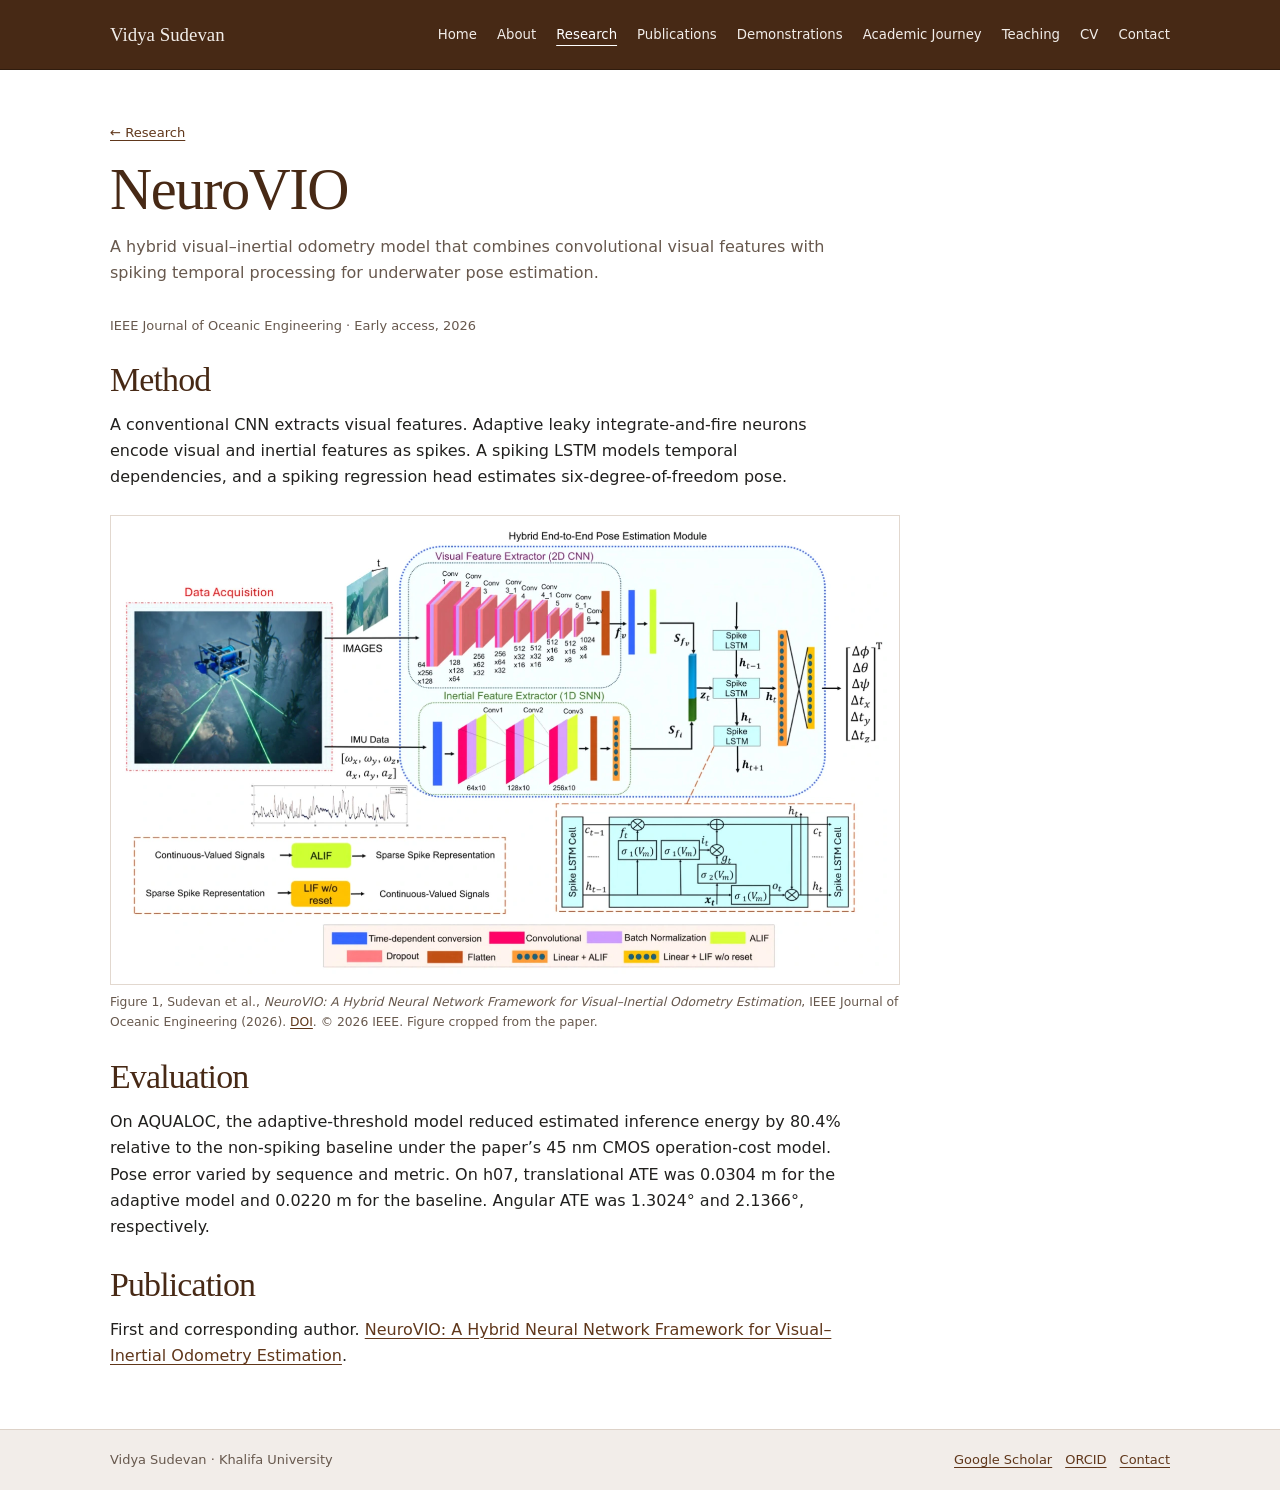
<file: research-neurovio.html>
<!doctype html>
<html lang="en">
<head>
  <meta charset="utf-8">
  <meta name="viewport" content="width=device-width, initial-scale=1">
  <meta name="description" content="A hybrid visual–inertial odometry model that combines convolutional visual features with spiking temporal processing for underwater pose estimation.">
  <meta property="og:type" content="website">
  <meta property="og:title" content="NeuroVIO | Vidya Sudevan">
  <meta property="og:description" content="A hybrid visual–inertial odometry model that combines convolutional visual features with spiking temporal processing for underwater pose estimation.">
  <title>NeuroVIO | Vidya Sudevan</title>
  <link rel="stylesheet" href="assets/site.css">
  <script defer src="assets/site.js"></script>
</head>
<body>
<a class="skip" href="#main">Skip to content</a>
<header class="site-head"><div class="wrap top"><a class="brand" href="index.html">Vidya Sudevan</a><nav class="nav desktop-nav" aria-label="Primary"><a href="index.html">Home</a><a href="about.html">About</a><a href="research.html" aria-current="page">Research</a><a href="publications.html">Publications</a><a href="demonstrations.html">Demonstrations</a><a href="academic-journey.html">Academic Journey</a><a href="teaching.html">Teaching</a><a href="cv.html">CV</a><a href="contact.html">Contact</a></nav><details class="mobile-nav"><summary>Menu</summary><nav class="nav" aria-label="Primary mobile"><a href="index.html">Home</a><a href="about.html">About</a><a href="research.html" aria-current="page">Research</a><a href="publications.html">Publications</a><a href="demonstrations.html">Demonstrations</a><a href="academic-journey.html">Academic Journey</a><a href="teaching.html">Teaching</a><a href="cv.html">CV</a><a href="contact.html">Contact</a></nav></details></div></header>
<main id="main" tabindex="-1">
<div class="wrap content"><header class="page-head"><p class="back-link"><a href="research.html">← Research</a></p><h1>NeuroVIO</h1><p class="lede">A hybrid visual–inertial odometry model that combines convolutional visual features with spiking temporal processing for underwater pose estimation.</p></header><div class="prose">
<p class="source-line">IEEE Journal of Oceanic Engineering · Early access, 2026</p>
<h2>Method</h2><p>A conventional CNN extracts visual features. Adaptive leaky integrate-and-fire neurons encode visual and inertial features as spikes. A spiking LSTM models temporal dependencies, and a spiking regression head estimates six-degree-of-freedom pose.</p>
<figure class="figure" id="architecture"><a href="assets/neurovio-architecture.webp"><img src="assets/neurovio-architecture.webp" alt="NeuroVIO architecture with camera and IMU inputs, separate feature encoders, a spiking LSTM, and six-degree-of-freedom pose output" loading="lazy"></a><figcaption>Figure 1, Sudevan et al., <cite>NeuroVIO: A Hybrid Neural Network Framework for Visual–Inertial Odometry Estimation</cite>, IEEE Journal of Oceanic Engineering (2026). <a href="https://doi.org/10.1109/JOE.2026.3708049">DOI</a>. © 2026 IEEE. Figure cropped from the paper.</figcaption></figure>
<h2>Evaluation</h2><p>On AQUALOC, the adaptive-threshold model reduced estimated inference energy by 80.4% relative to the non-spiking baseline under the paper’s 45 nm CMOS operation-cost model. Pose error varied by sequence and metric. On h07, translational ATE was 0.0304 m for the adaptive model and 0.0220 m for the baseline. Angular ATE was 1.3024° and 2.1366°, respectively.</p>
<h2>Publication</h2><p>First and corresponding author. <a href="https://doi.org/10.1109/JOE.2026.3708049">NeuroVIO: A Hybrid Neural Network Framework for Visual–Inertial Odometry Estimation</a>.</p></div></div>
</main>
<footer class="site-footer"><div class="wrap footer-inner"><span>Vidya Sudevan · Khalifa University</span><div><a href="https://scholar.google.com/citations?user=tbuK1owAAAAJ">Google Scholar</a><a href="https://orcid.org/0009-0002-2734-624X">ORCID</a><a href="contact.html">Contact</a></div></div></footer>
</body>
</html>
</file>
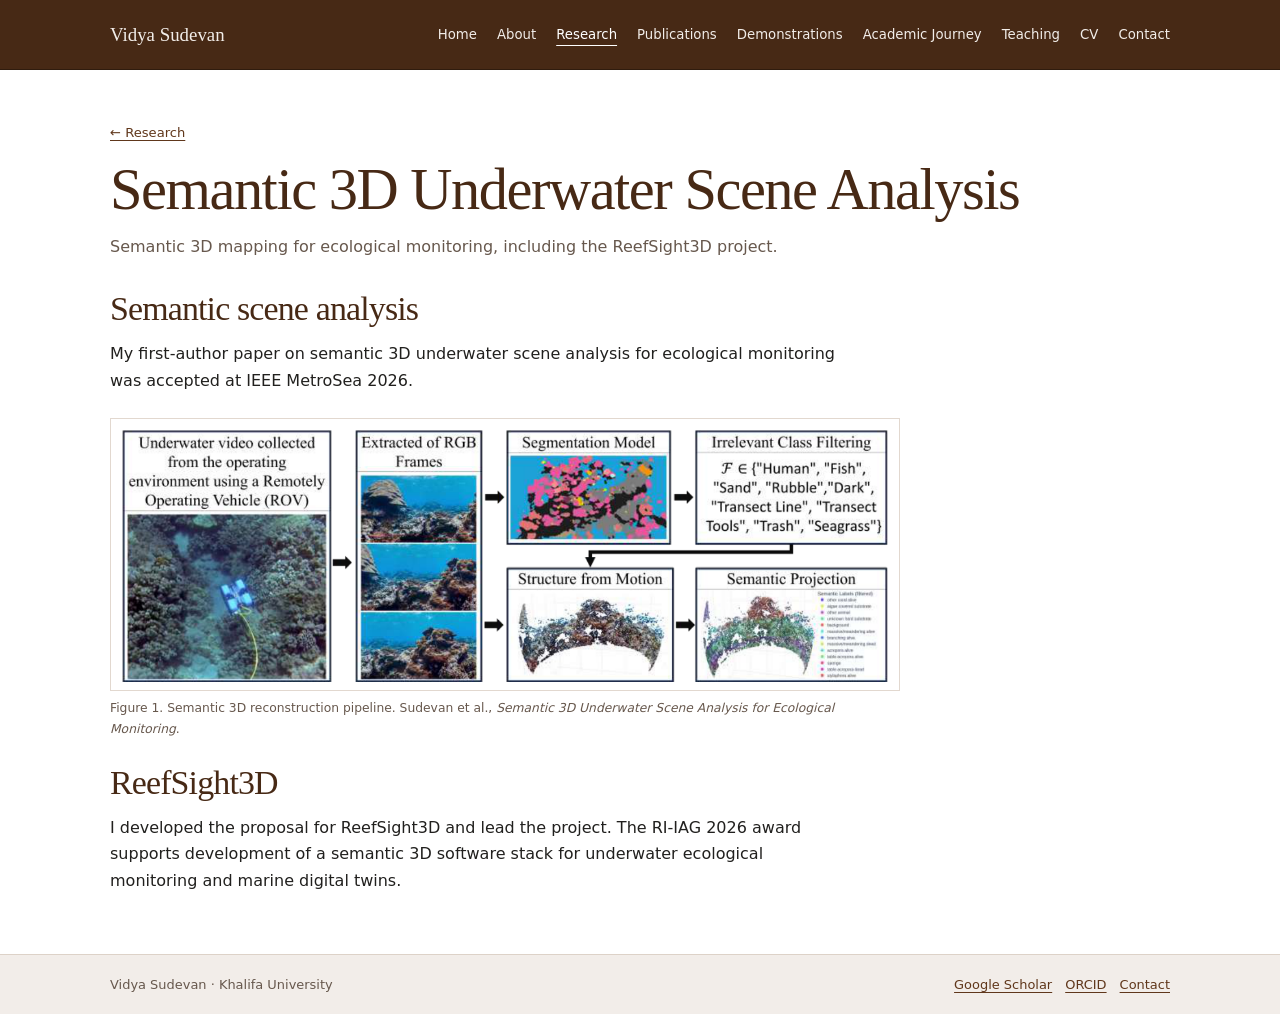
<file: research-semantic-3d.html>
<!doctype html>
<html lang="en">
<head>
  <meta charset="utf-8">
  <meta name="viewport" content="width=device-width, initial-scale=1">
  <meta name="description" content="Semantic 3D mapping for ecological monitoring, including the ReefSight3D project.">
  <meta property="og:type" content="website">
  <meta property="og:title" content="Semantic 3D Underwater Scene Analysis | Vidya Sudevan">
  <meta property="og:description" content="Semantic 3D mapping for ecological monitoring, including the ReefSight3D project.">
  <title>Semantic 3D Underwater Scene Analysis | Vidya Sudevan</title>
  <link rel="stylesheet" href="assets/site.css">
  <script defer src="assets/site.js"></script>
</head>
<body>
<a class="skip" href="#main">Skip to content</a>
<header class="site-head"><div class="wrap top"><a class="brand" href="index.html">Vidya Sudevan</a><nav class="nav desktop-nav" aria-label="Primary"><a href="index.html">Home</a><a href="about.html">About</a><a href="research.html" aria-current="page">Research</a><a href="publications.html">Publications</a><a href="demonstrations.html">Demonstrations</a><a href="academic-journey.html">Academic Journey</a><a href="teaching.html">Teaching</a><a href="cv.html">CV</a><a href="contact.html">Contact</a></nav><details class="mobile-nav"><summary>Menu</summary><nav class="nav" aria-label="Primary mobile"><a href="index.html">Home</a><a href="about.html">About</a><a href="research.html" aria-current="page">Research</a><a href="publications.html">Publications</a><a href="demonstrations.html">Demonstrations</a><a href="academic-journey.html">Academic Journey</a><a href="teaching.html">Teaching</a><a href="cv.html">CV</a><a href="contact.html">Contact</a></nav></details></div></header>
<main id="main" tabindex="-1">
<div class="wrap content"><header class="page-head"><p class="back-link"><a href="research.html">← Research</a></p><h1>Semantic 3D Underwater Scene Analysis</h1><p class="lede">Semantic 3D mapping for ecological monitoring, including the ReefSight3D project.</p></header><div class="prose">
<h2>Semantic scene analysis</h2><p>My first-author paper on semantic 3D underwater scene analysis for ecological monitoring was accepted at IEEE MetroSea 2026.</p>
<figure class="figure" id="architecture"><a href="assets/semantic-3d-pipeline.webp"><img src="assets/semantic-3d-pipeline.webp" alt="Pipeline for semantic reef reconstruction from ROV video using image segmentation, structure from motion, and projection of ecological labels into the 3D point cloud" loading="lazy"></a><figcaption>Figure 1. Semantic 3D reconstruction pipeline. Sudevan et al., <cite>Semantic 3D Underwater Scene Analysis for Ecological Monitoring</cite>.</figcaption></figure>
<h2>ReefSight3D</h2><p>I developed the proposal for ReefSight3D and lead the project. The RI-IAG 2026 award supports development of a semantic 3D software stack for underwater ecological monitoring and marine digital twins.</p>
</div></div>
</main>
<footer class="site-footer"><div class="wrap footer-inner"><span>Vidya Sudevan · Khalifa University</span><div><a href="https://scholar.google.com/citations?user=tbuK1owAAAAJ">Google Scholar</a><a href="https://orcid.org/0009-0002-2734-624X">ORCID</a><a href="contact.html">Contact</a></div></div></footer>
</body>
</html>
</file>
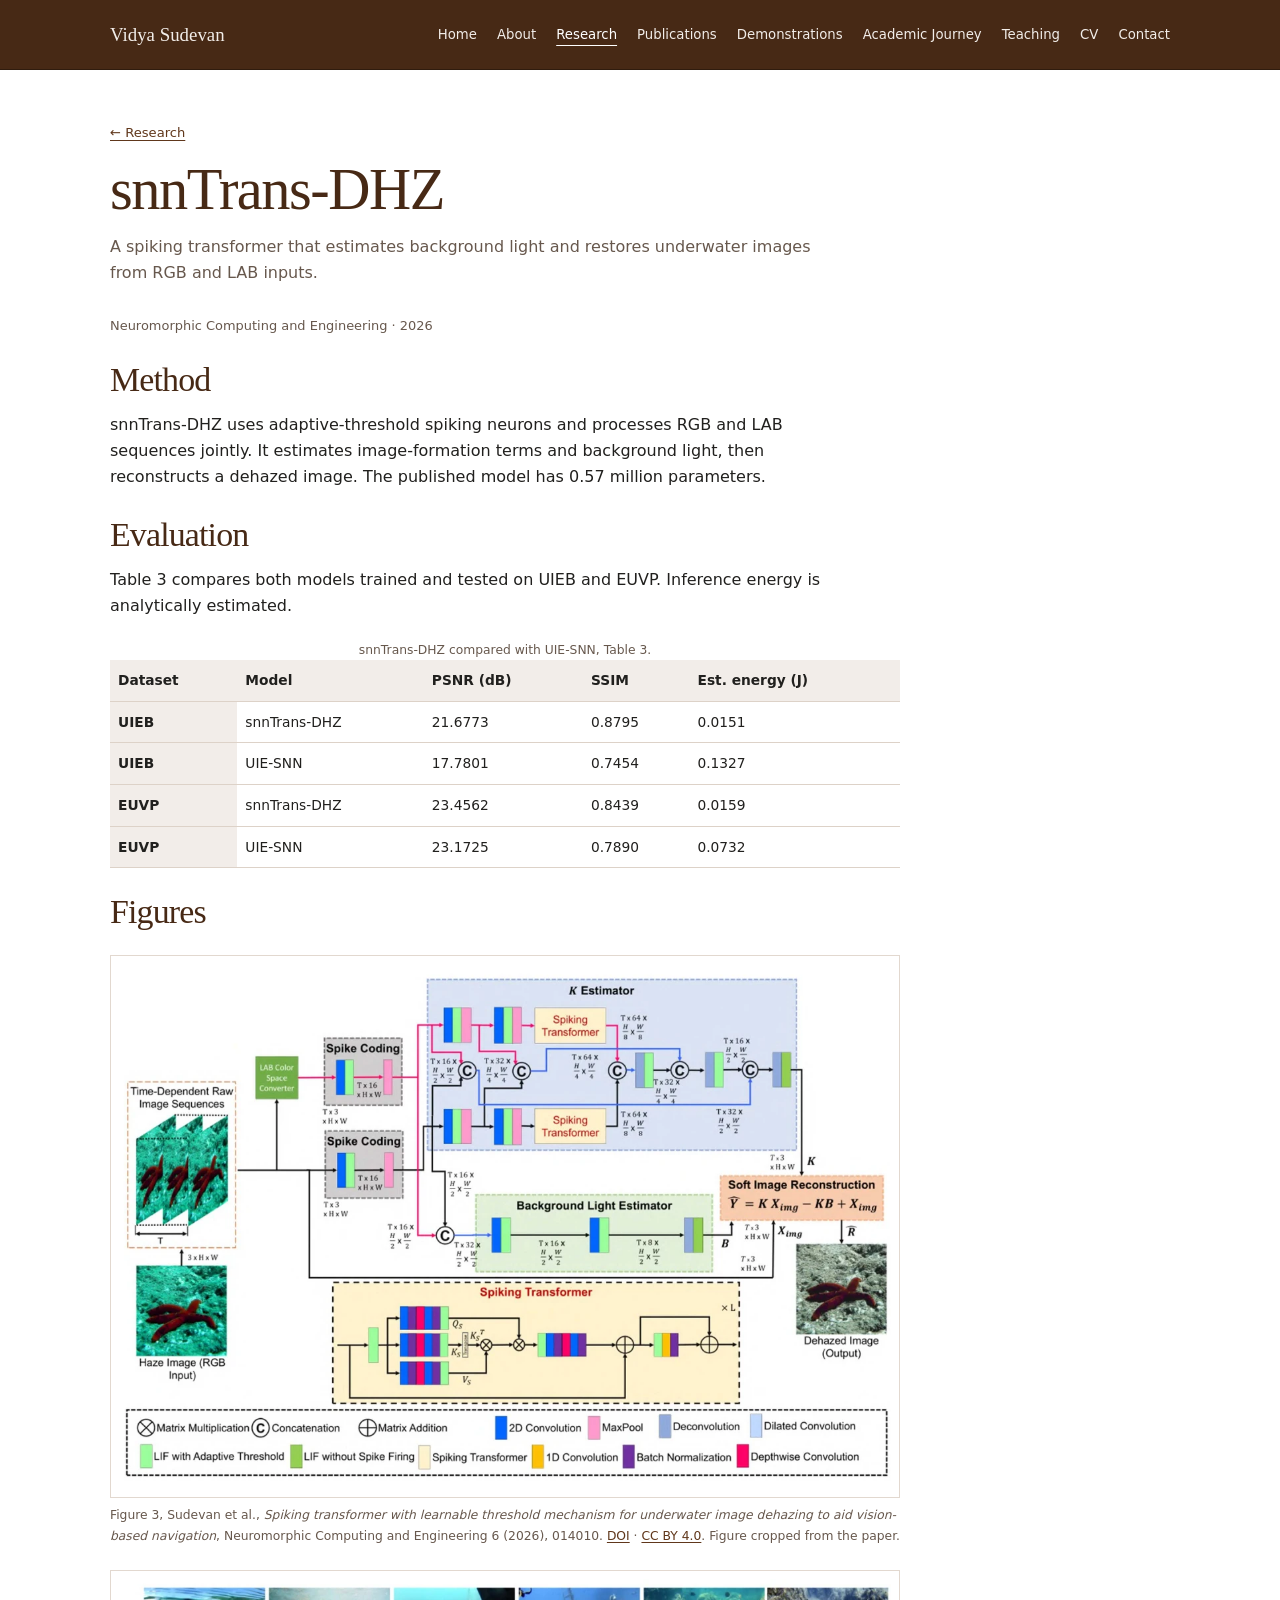
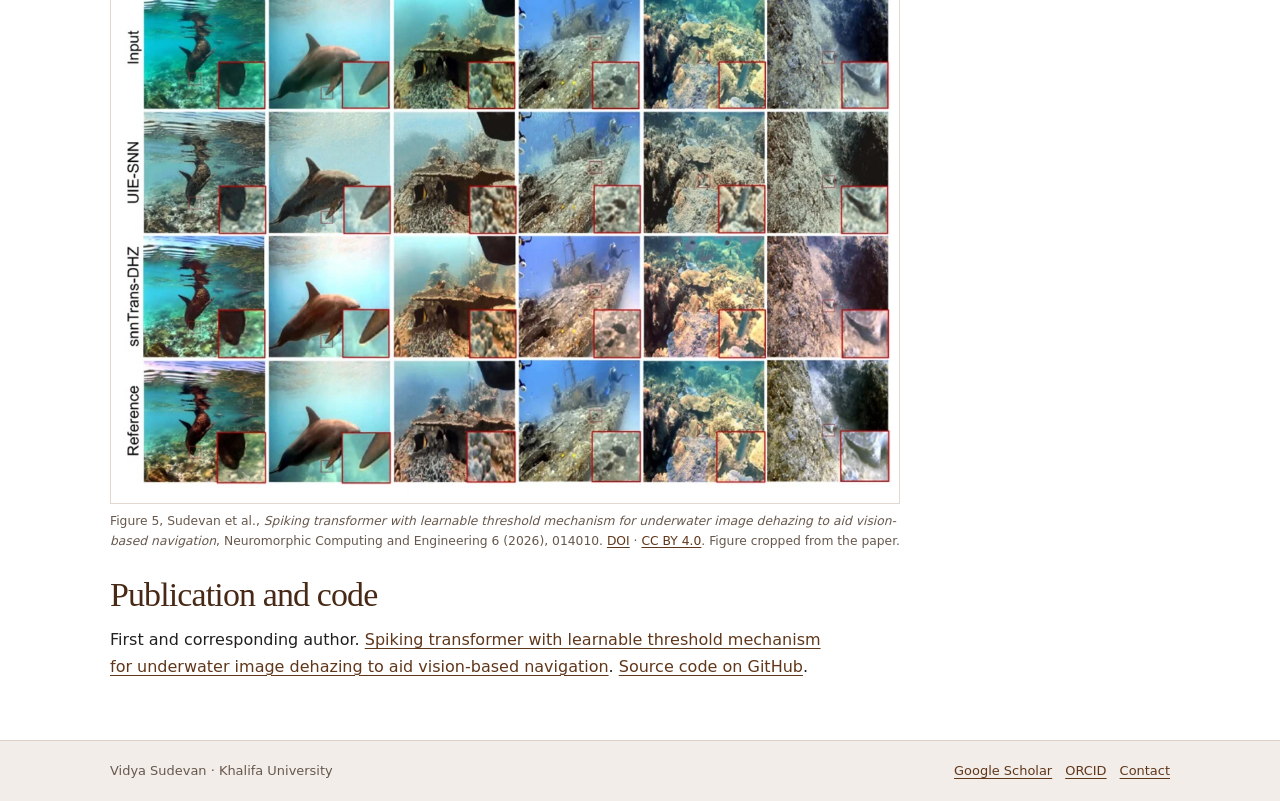
<file: research-snntrans-dhz.html>
<!doctype html>
<html lang="en">
<head>
  <meta charset="utf-8">
  <meta name="viewport" content="width=device-width, initial-scale=1">
  <meta name="description" content="A spiking transformer that estimates background light and restores underwater images from RGB and LAB inputs.">
  <meta property="og:type" content="website">
  <meta property="og:title" content="snnTrans-DHZ | Vidya Sudevan">
  <meta property="og:description" content="A spiking transformer that estimates background light and restores underwater images from RGB and LAB inputs.">
  <title>snnTrans-DHZ | Vidya Sudevan</title>
  <link rel="stylesheet" href="assets/site.css">
  <script defer src="assets/site.js"></script>
</head>
<body>
<a class="skip" href="#main">Skip to content</a>
<header class="site-head"><div class="wrap top"><a class="brand" href="index.html">Vidya Sudevan</a><nav class="nav desktop-nav" aria-label="Primary"><a href="index.html">Home</a><a href="about.html">About</a><a href="research.html" aria-current="page">Research</a><a href="publications.html">Publications</a><a href="demonstrations.html">Demonstrations</a><a href="academic-journey.html">Academic Journey</a><a href="teaching.html">Teaching</a><a href="cv.html">CV</a><a href="contact.html">Contact</a></nav><details class="mobile-nav"><summary>Menu</summary><nav class="nav" aria-label="Primary mobile"><a href="index.html">Home</a><a href="about.html">About</a><a href="research.html" aria-current="page">Research</a><a href="publications.html">Publications</a><a href="demonstrations.html">Demonstrations</a><a href="academic-journey.html">Academic Journey</a><a href="teaching.html">Teaching</a><a href="cv.html">CV</a><a href="contact.html">Contact</a></nav></details></div></header>
<main id="main" tabindex="-1">
<div class="wrap content"><header class="page-head"><p class="back-link"><a href="research.html">← Research</a></p><h1>snnTrans-DHZ</h1><p class="lede">A spiking transformer that estimates background light and restores underwater images from RGB and LAB inputs.</p></header><div class="prose">
<p class="source-line">Neuromorphic Computing and Engineering · 2026</p>
<h2>Method</h2><p>snnTrans-DHZ uses adaptive-threshold spiking neurons and processes RGB and LAB sequences jointly. It estimates image-formation terms and background light, then reconstructs a dehazed image. The published model has 0.57 million parameters.</p>
<h2>Evaluation</h2><p>Table 3 compares both models trained and tested on UIEB and EUVP. Inference energy is analytically estimated.</p>
<div class="table-box"><table><caption class="fine">snnTrans-DHZ compared with UIE-SNN, Table 3.</caption><thead><tr><th scope="col">Dataset</th><th scope="col">Model</th><th scope="col">PSNR (dB)</th><th scope="col">SSIM</th><th scope="col">Est. energy (J)</th></tr></thead><tbody>
<tr><th scope="row">UIEB</th><td>snnTrans-DHZ</td><td>21.6773</td><td>0.8795</td><td>0.0151</td></tr>
<tr><th scope="row">UIEB</th><td>UIE-SNN</td><td>17.7801</td><td>0.7454</td><td>0.1327</td></tr>
<tr><th scope="row">EUVP</th><td>snnTrans-DHZ</td><td>23.4562</td><td>0.8439</td><td>0.0159</td></tr>
<tr><th scope="row">EUVP</th><td>UIE-SNN</td><td>23.1725</td><td>0.7890</td><td>0.0732</td></tr></tbody></table></div>
<h2 id="figures">Figures</h2><figure class="figure"><a href="assets/dehazing-architecture.webp"><img src="assets/dehazing-architecture.webp" alt="Diagram of the snnTrans-DHZ architecture from RGB and LAB inputs to reconstructed image" loading="lazy"></a><figcaption>Figure 3, Sudevan et al., <cite>Spiking transformer with learnable threshold mechanism for underwater image dehazing to aid vision-based navigation</cite>, Neuromorphic Computing and Engineering 6 (2026), 014010. <a href="https://doi.org/10.1088/2634-4386/ae41e1">DOI</a> · <a href="https://creativecommons.org/licenses/by/4.0/">CC BY 4.0</a>. Figure cropped from the paper.</figcaption></figure>
<figure class="figure"><a href="assets/dehazing-benchmark.webp"><img src="assets/dehazing-benchmark.webp" alt="Qualitative comparison on UIEB test images with competing methods" loading="lazy"></a><figcaption>Figure 5, Sudevan et al., <cite>Spiking transformer with learnable threshold mechanism for underwater image dehazing to aid vision-based navigation</cite>, Neuromorphic Computing and Engineering 6 (2026), 014010. <a href="https://doi.org/10.1088/2634-4386/ae41e1">DOI</a> · <a href="https://creativecommons.org/licenses/by/4.0/">CC BY 4.0</a>. Figure cropped from the paper.</figcaption></figure>
<h2>Publication and code</h2><p>First and corresponding author. <a href="https://doi.org/10.1088/2634-4386/ae41e1">Spiking transformer with learnable threshold mechanism for underwater image dehazing to aid vision-based navigation</a>. <a href="https://github.com/vidya-rejul/snnTrans-DHZ">Source code on GitHub</a>.</p></div></div>
</main>
<footer class="site-footer"><div class="wrap footer-inner"><span>Vidya Sudevan · Khalifa University</span><div><a href="https://scholar.google.com/citations?user=tbuK1owAAAAJ">Google Scholar</a><a href="https://orcid.org/0009-0002-2734-624X">ORCID</a><a href="contact.html">Contact</a></div></div></footer>
</body>
</html>
</file>
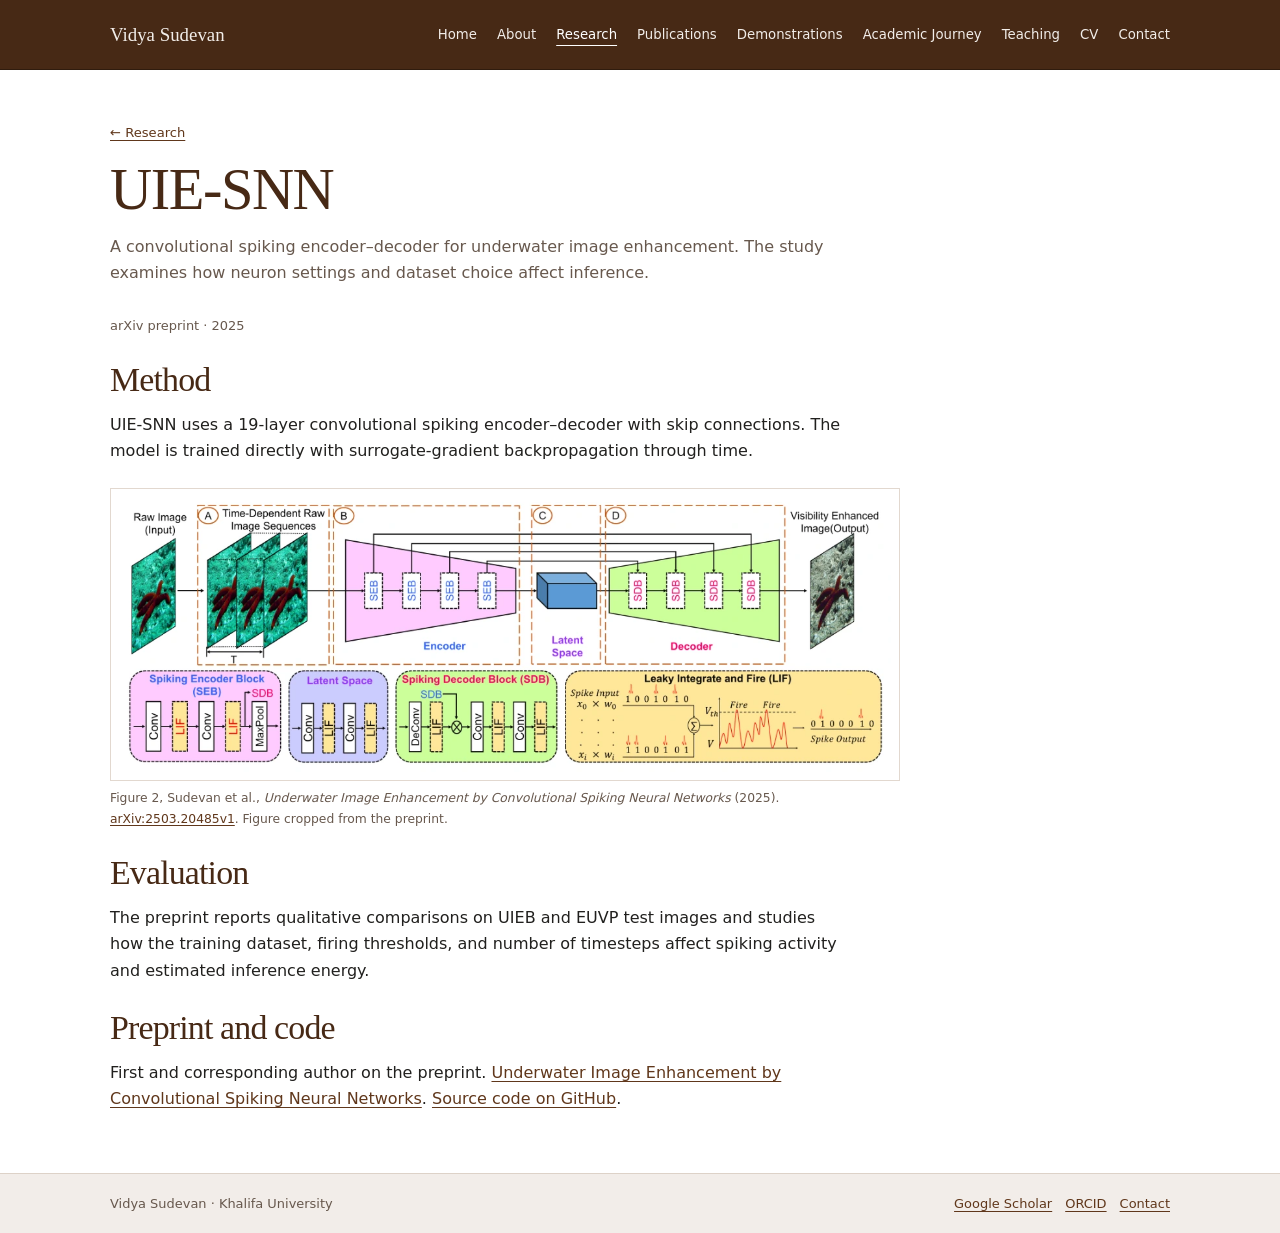
<file: research-uie-snn.html>
<!doctype html>
<html lang="en">
<head>
  <meta charset="utf-8">
  <meta name="viewport" content="width=device-width, initial-scale=1">
  <meta name="description" content="A convolutional spiking encoder–decoder for underwater image enhancement. The study examines how neuron settings and dataset choice affect inference.">
  <meta property="og:type" content="website">
  <meta property="og:title" content="UIE-SNN | Vidya Sudevan">
  <meta property="og:description" content="A convolutional spiking encoder–decoder for underwater image enhancement. The study examines how neuron settings and dataset choice affect inference.">
  <title>UIE-SNN | Vidya Sudevan</title>
  <link rel="stylesheet" href="assets/site.css">
  <script defer src="assets/site.js"></script>
</head>
<body>
<a class="skip" href="#main">Skip to content</a>
<header class="site-head"><div class="wrap top"><a class="brand" href="index.html">Vidya Sudevan</a><nav class="nav desktop-nav" aria-label="Primary"><a href="index.html">Home</a><a href="about.html">About</a><a href="research.html" aria-current="page">Research</a><a href="publications.html">Publications</a><a href="demonstrations.html">Demonstrations</a><a href="academic-journey.html">Academic Journey</a><a href="teaching.html">Teaching</a><a href="cv.html">CV</a><a href="contact.html">Contact</a></nav><details class="mobile-nav"><summary>Menu</summary><nav class="nav" aria-label="Primary mobile"><a href="index.html">Home</a><a href="about.html">About</a><a href="research.html" aria-current="page">Research</a><a href="publications.html">Publications</a><a href="demonstrations.html">Demonstrations</a><a href="academic-journey.html">Academic Journey</a><a href="teaching.html">Teaching</a><a href="cv.html">CV</a><a href="contact.html">Contact</a></nav></details></div></header>
<main id="main" tabindex="-1">
<div class="wrap content"><header class="page-head"><p class="back-link"><a href="research.html">← Research</a></p><h1>UIE-SNN</h1><p class="lede">A convolutional spiking encoder–decoder for underwater image enhancement. The study examines how neuron settings and dataset choice affect inference.</p></header><div class="prose"><p class="source-line">arXiv preprint · 2025</p>
<h2>Method</h2><p>UIE-SNN uses a 19-layer convolutional spiking encoder–decoder with skip connections. The model is trained directly with surrogate-gradient backpropagation through time.</p>
<figure class="figure" id="architecture"><a href="assets/uie-snn-architecture.webp"><img src="assets/uie-snn-architecture.webp" alt="UIE-SNN architecture from a raw underwater image through a spiking encoder, latent space, and decoder to an enhanced image" loading="lazy"></a><figcaption>Figure 2, Sudevan et al., <cite>Underwater Image Enhancement by Convolutional Spiking Neural Networks</cite> (2025). <a href="https://arxiv.org/abs/2503.20485v1">arXiv:2503.20485v1</a>. Figure cropped from the preprint.</figcaption></figure>
<h2>Evaluation</h2><p>The preprint reports qualitative comparisons on UIEB and EUVP test images and studies how the training dataset, firing thresholds, and number of timesteps affect spiking activity and estimated inference energy.</p>
<h2>Preprint and code</h2><p>First and corresponding author on the preprint. <a href="https://arxiv.org/abs/2503.20485">Underwater Image Enhancement by Convolutional Spiking Neural Networks</a>. <a href="https://github.com/vidya-rejul/UIE-SNN">Source code on GitHub</a>.</p></div></div>
</main>
<footer class="site-footer"><div class="wrap footer-inner"><span>Vidya Sudevan · Khalifa University</span><div><a href="https://scholar.google.com/citations?user=tbuK1owAAAAJ">Google Scholar</a><a href="https://orcid.org/0009-0002-2734-624X">ORCID</a><a href="contact.html">Contact</a></div></div></footer>
</body>
</html>
</file>
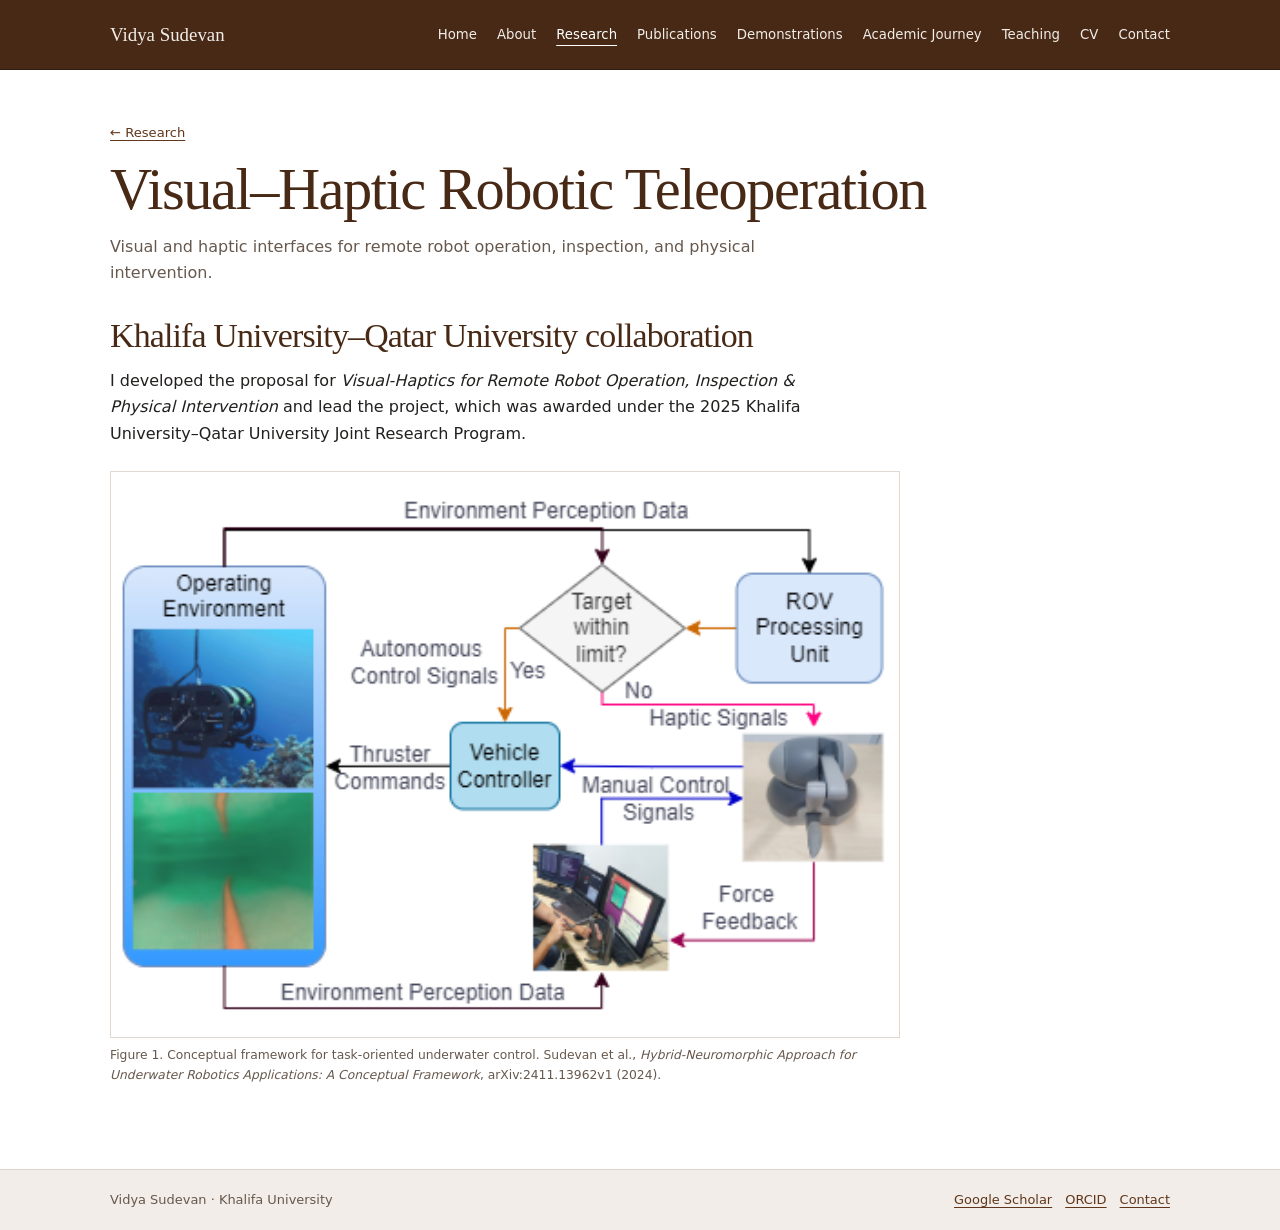
<file: research-visual-haptics.html>
<!doctype html>
<html lang="en">
<head>
  <meta charset="utf-8">
  <meta name="viewport" content="width=device-width, initial-scale=1">
  <meta name="description" content="Visual and haptic interfaces for remote robot operation, inspection, and physical intervention.">
  <meta property="og:type" content="website">
  <meta property="og:title" content="Visual–Haptic Robotic Teleoperation | Vidya Sudevan">
  <meta property="og:description" content="Visual and haptic interfaces for remote robot operation, inspection, and physical intervention.">
  <title>Visual–Haptic Robotic Teleoperation | Vidya Sudevan</title>
  <link rel="stylesheet" href="assets/site.css">
  <script defer src="assets/site.js"></script>
</head>
<body>
<a class="skip" href="#main">Skip to content</a>
<header class="site-head"><div class="wrap top"><a class="brand" href="index.html">Vidya Sudevan</a><nav class="nav desktop-nav" aria-label="Primary"><a href="index.html">Home</a><a href="about.html">About</a><a href="research.html" aria-current="page">Research</a><a href="publications.html">Publications</a><a href="demonstrations.html">Demonstrations</a><a href="academic-journey.html">Academic Journey</a><a href="teaching.html">Teaching</a><a href="cv.html">CV</a><a href="contact.html">Contact</a></nav><details class="mobile-nav"><summary>Menu</summary><nav class="nav" aria-label="Primary mobile"><a href="index.html">Home</a><a href="about.html">About</a><a href="research.html" aria-current="page">Research</a><a href="publications.html">Publications</a><a href="demonstrations.html">Demonstrations</a><a href="academic-journey.html">Academic Journey</a><a href="teaching.html">Teaching</a><a href="cv.html">CV</a><a href="contact.html">Contact</a></nav></details></div></header>
<main id="main" tabindex="-1">
<div class="wrap content"><header class="page-head"><p class="back-link"><a href="research.html">← Research</a></p><h1>Visual–Haptic Robotic Teleoperation</h1><p class="lede">Visual and haptic interfaces for remote robot operation, inspection, and physical intervention.</p></header><div class="prose">
<h2>Khalifa University–Qatar University collaboration</h2><p>I developed the proposal for <em>Visual-Haptics for Remote Robot Operation, Inspection &amp; Physical Intervention</em> and lead the project, which was awarded under the 2025 Khalifa University–Qatar University Joint Research Program.</p>
<figure class="figure" id="architecture"><a href="assets/visual-haptics-framework.webp"><img src="assets/visual-haptics-framework.webp" alt="Underwater vehicle control framework with an autonomous path and a manual control path with haptic feedback" loading="lazy"></a><figcaption>Figure 1. Conceptual framework for task-oriented underwater control. Sudevan et al., <cite>Hybrid-Neuromorphic Approach for Underwater Robotics Applications: A Conceptual Framework</cite>, arXiv:2411.13962v1 (2024).</figcaption></figure></div></div>
</main>
<footer class="site-footer"><div class="wrap footer-inner"><span>Vidya Sudevan · Khalifa University</span><div><a href="https://scholar.google.com/citations?user=tbuK1owAAAAJ">Google Scholar</a><a href="https://orcid.org/0009-0002-2734-624X">ORCID</a><a href="contact.html">Contact</a></div></div></footer>
</body>
</html>
</file>
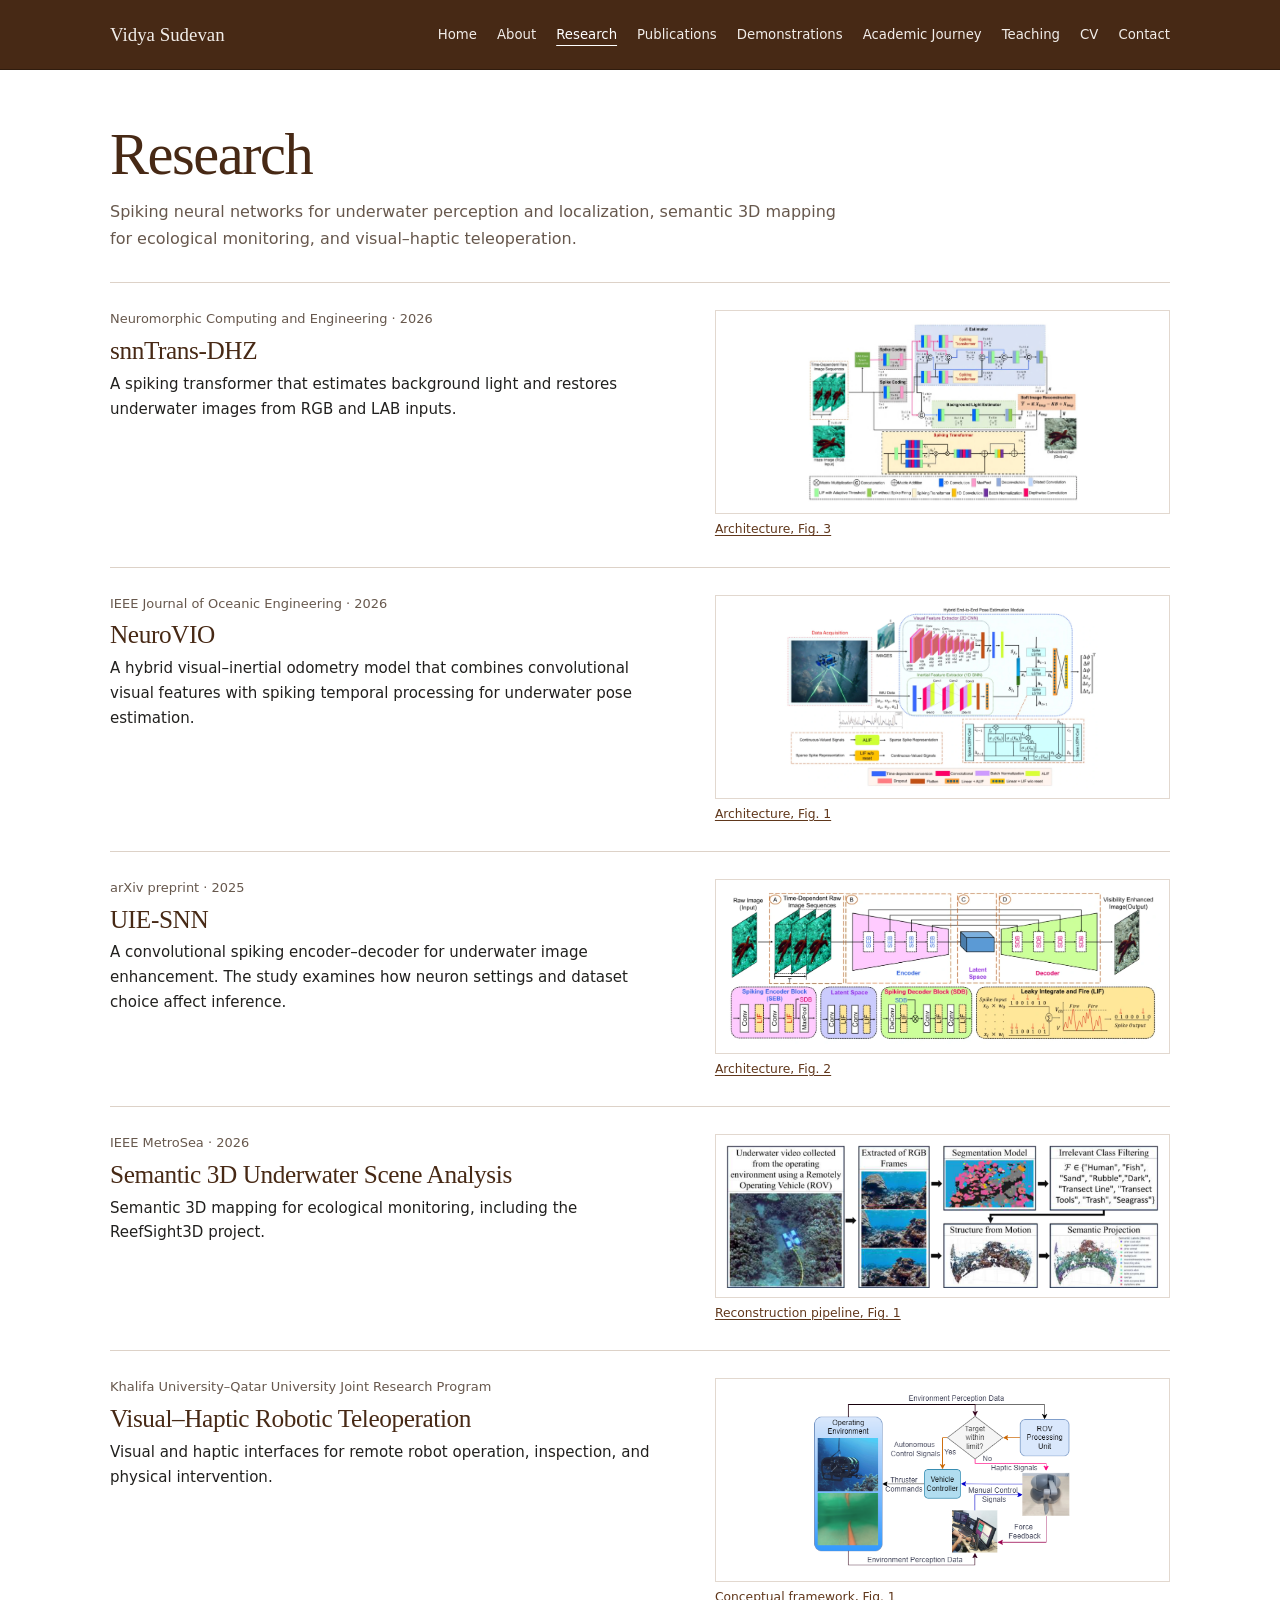
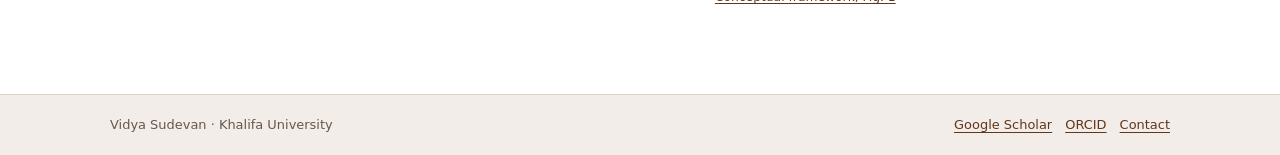
<file: research.html>
<!doctype html>
<html lang="en">
<head>
  <meta charset="utf-8">
  <meta name="viewport" content="width=device-width, initial-scale=1">
  <meta name="description" content="Spiking neural networks for underwater perception and localization, semantic 3D mapping for ecological monitoring, and visual–haptic teleoperation.">
  <meta property="og:type" content="website">
  <meta property="og:title" content="Research | Vidya Sudevan">
  <meta property="og:description" content="Spiking neural networks for underwater perception and localization, semantic 3D mapping for ecological monitoring, and visual–haptic teleoperation.">
  <title>Research | Vidya Sudevan</title>
  <link rel="stylesheet" href="assets/site.css">
  <script defer src="assets/site.js"></script>
</head>
<body>
<a class="skip" href="#main">Skip to content</a>
<header class="site-head"><div class="wrap top"><a class="brand" href="index.html">Vidya Sudevan</a><nav class="nav desktop-nav" aria-label="Primary"><a href="index.html">Home</a><a href="about.html">About</a><a href="research.html" aria-current="page">Research</a><a href="publications.html">Publications</a><a href="demonstrations.html">Demonstrations</a><a href="academic-journey.html">Academic Journey</a><a href="teaching.html">Teaching</a><a href="cv.html">CV</a><a href="contact.html">Contact</a></nav><details class="mobile-nav"><summary>Menu</summary><nav class="nav" aria-label="Primary mobile"><a href="index.html">Home</a><a href="about.html">About</a><a href="research.html" aria-current="page">Research</a><a href="publications.html">Publications</a><a href="demonstrations.html">Demonstrations</a><a href="academic-journey.html">Academic Journey</a><a href="teaching.html">Teaching</a><a href="cv.html">CV</a><a href="contact.html">Contact</a></nav></details></div></header>
<main id="main" tabindex="-1">
<div class="wrap content"><header class="page-head"><h1>Research</h1><p class="lede">Spiking neural networks for underwater perception and localization, semantic 3D mapping for ecological monitoring, and visual–haptic teleoperation.</p></header><div class="research-list"><article class="research-entry"><div class="research-copy"><p class="source-line">Neuromorphic Computing and Engineering · 2026</p><h2><a href="research-snntrans-dhz.html">snnTrans-DHZ</a></h2><p>A spiking transformer that estimates background light and restores underwater images from RGB and LAB inputs.</p></div><figure class="research-figure"><a href="research-snntrans-dhz.html#figures" aria-label="snnTrans-DHZ: Architecture, Fig. 3"><img src="assets/dehazing-architecture.webp" alt="Architecture of the snnTrans-DHZ spiking transformer" loading="lazy"></a><figcaption><a href="research-snntrans-dhz.html#figures">Architecture, Fig. 3</a></figcaption></figure></article><article class="research-entry"><div class="research-copy"><p class="source-line">IEEE Journal of Oceanic Engineering · 2026</p><h2><a href="research-neurovio.html">NeuroVIO</a></h2><p>A hybrid visual–inertial odometry model that combines convolutional visual features with spiking temporal processing for underwater pose estimation.</p></div><figure class="research-figure"><a href="research-neurovio.html#architecture" aria-label="NeuroVIO: Architecture, Fig. 1"><img src="assets/neurovio-architecture.webp" alt="NeuroVIO architecture with camera and IMU inputs, separate feature encoders, a spiking LSTM, and six-degree-of-freedom pose output" loading="lazy"></a><figcaption><a href="research-neurovio.html#architecture">Architecture, Fig. 1</a></figcaption></figure></article><article class="research-entry"><div class="research-copy"><p class="source-line">arXiv preprint · 2025</p><h2><a href="research-uie-snn.html">UIE-SNN</a></h2><p>A convolutional spiking encoder–decoder for underwater image enhancement. The study examines how neuron settings and dataset choice affect inference.</p></div><figure class="research-figure"><a href="research-uie-snn.html#architecture" aria-label="UIE-SNN: Architecture, Fig. 2"><img src="assets/uie-snn-architecture.webp" alt="UIE-SNN architecture from a raw underwater image through a spiking encoder, latent space, and decoder to an enhanced image" loading="lazy"></a><figcaption><a href="research-uie-snn.html#architecture">Architecture, Fig. 2</a></figcaption></figure></article><article class="research-entry"><div class="research-copy"><p class="source-line">IEEE MetroSea · 2026</p><h2><a href="research-semantic-3d.html">Semantic 3D Underwater Scene Analysis</a></h2><p>Semantic 3D mapping for ecological monitoring, including the ReefSight3D project.</p></div><figure class="research-figure"><a href="research-semantic-3d.html#architecture" aria-label="Semantic 3D Underwater Scene Analysis: Reconstruction pipeline, Fig. 1"><img src="assets/semantic-3d-pipeline.webp" alt="Pipeline for semantic reef reconstruction from ROV video using image segmentation, structure from motion, and projection of ecological labels into the 3D point cloud" loading="lazy"></a><figcaption><a href="research-semantic-3d.html#architecture">Reconstruction pipeline, Fig. 1</a></figcaption></figure></article><article class="research-entry"><div class="research-copy"><p class="source-line">Khalifa University–Qatar University Joint Research Program</p><h2><a href="research-visual-haptics.html">Visual–Haptic Robotic Teleoperation</a></h2><p>Visual and haptic interfaces for remote robot operation, inspection, and physical intervention.</p></div><figure class="research-figure"><a href="research-visual-haptics.html#architecture" aria-label="Visual–Haptic Robotic Teleoperation: Conceptual framework, Fig. 1"><img src="assets/visual-haptics-framework.webp" alt="Underwater vehicle control framework with an autonomous path and a manual control path with haptic feedback" loading="lazy"></a><figcaption><a href="research-visual-haptics.html#architecture">Conceptual framework, Fig. 1</a></figcaption></figure></article></div></div>
</main>
<footer class="site-footer"><div class="wrap footer-inner"><span>Vidya Sudevan · Khalifa University</span><div><a href="https://scholar.google.com/citations?user=tbuK1owAAAAJ">Google Scholar</a><a href="https://orcid.org/0009-0002-2734-624X">ORCID</a><a href="contact.html">Contact</a></div></div></footer>
</body>
</html>
</file>
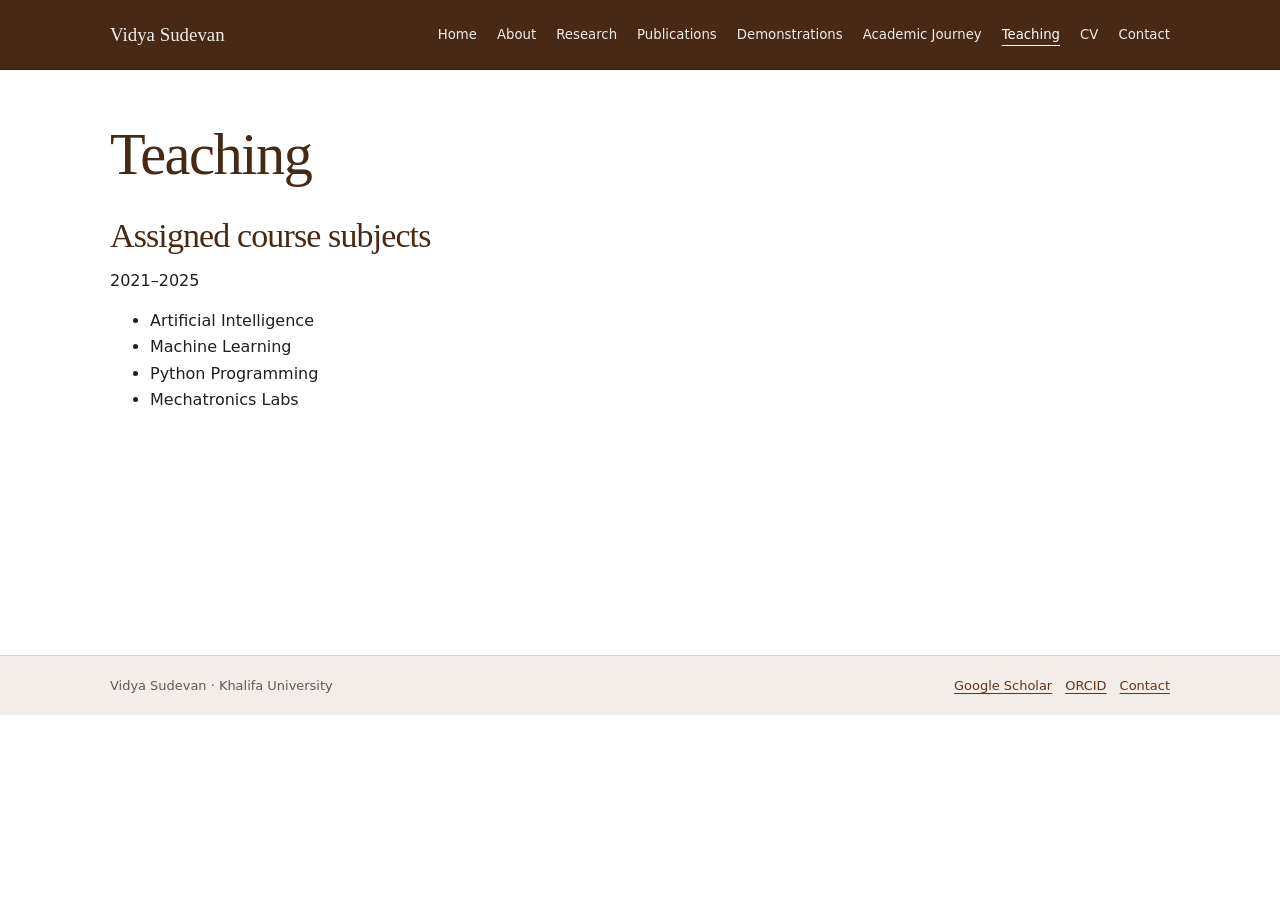
<file: teaching.html>
<!doctype html>
<html lang="en">
<head>
  <meta charset="utf-8">
  <meta name="viewport" content="width=device-width, initial-scale=1">
  <meta name="description" content="Course subjects assigned during 2021–2025.">
  <meta property="og:type" content="website">
  <meta property="og:title" content="Teaching | Vidya Sudevan">
  <meta property="og:description" content="Course subjects assigned during 2021–2025.">
  <title>Teaching | Vidya Sudevan</title>
  <link rel="stylesheet" href="assets/site.css">
  <script defer src="assets/site.js"></script>
</head>
<body>
<a class="skip" href="#main">Skip to content</a>
<header class="site-head"><div class="wrap top"><a class="brand" href="index.html">Vidya Sudevan</a><nav class="nav desktop-nav" aria-label="Primary"><a href="index.html">Home</a><a href="about.html">About</a><a href="research.html">Research</a><a href="publications.html">Publications</a><a href="demonstrations.html">Demonstrations</a><a href="academic-journey.html">Academic Journey</a><a href="teaching.html" aria-current="page">Teaching</a><a href="cv.html">CV</a><a href="contact.html">Contact</a></nav><details class="mobile-nav"><summary>Menu</summary><nav class="nav" aria-label="Primary mobile"><a href="index.html">Home</a><a href="about.html">About</a><a href="research.html">Research</a><a href="publications.html">Publications</a><a href="demonstrations.html">Demonstrations</a><a href="academic-journey.html">Academic Journey</a><a href="teaching.html" aria-current="page">Teaching</a><a href="cv.html">CV</a><a href="contact.html">Contact</a></nav></details></div></header>
<main id="main" tabindex="-1">
<div class="wrap content"><header class="page-head"><h1>Teaching</h1></header><div class="prose"><h2>Assigned course subjects</h2><p>2021–2025</p>
<ul><li>Artificial Intelligence</li><li>Machine Learning</li><li>Python Programming</li><li>Mechatronics Labs</li></ul></div></div>
</main>
<footer class="site-footer"><div class="wrap footer-inner"><span>Vidya Sudevan · Khalifa University</span><div><a href="https://scholar.google.com/citations?user=tbuK1owAAAAJ">Google Scholar</a><a href="https://orcid.org/0009-0002-2734-624X">ORCID</a><a href="contact.html">Contact</a></div></div></footer>
</body>
</html>
</file>
<file: assets/site.css>
:root {
  color-scheme: light;
  --ink: #21201e;
  --muted: #67584d;
  --link: #60371b;
  --link-hover: #301c0e;
  --heading: #472915;
  --line: #ddd2c8;
  --figure-border: #e2d8cf;
  --warm-surface: #f2ede9;
  --header: #472915;
  --header-text: #f2ede9;
  --focus: #98613a;
  --header-focus: #f2ede9;
  --width: 1060px;
  --serif: "Source Serif 4", Georgia, "Times New Roman", serif;
  --sans: "Source Sans 3", system-ui, -apple-system, "Segoe UI", sans-serif;
}
* { box-sizing: border-box; }
body { margin: 0; font: 1rem/1.65 var(--sans); color: var(--ink); background: #fff; }
h1, h2, h3, p, figure { margin: 0; }
h1, h2, h3 { text-wrap: balance; }
h1, h2 { color: var(--heading); font-family: var(--serif); font-weight: 400; line-height: 1.12; letter-spacing: -.025em; }
h1 { font-size: clamp(2.5rem, 5vw, 3.65rem); }
h2 { font-size: clamp(1.65rem, 3vw, 2.12rem); }
h3 { line-height: 1.3; }
a { color: var(--link); text-decoration-thickness: .07em; text-underline-offset: .2em; }
a:hover { color: var(--link-hover); }
a:focus-visible, button:focus-visible, summary:focus-visible { outline: 2px solid var(--focus); outline-offset: 4px; }
img { display: block; max-width: 100%; }
p { max-width: 72ch; }
.wrap { width: min(var(--width), calc(100% - 72px)); margin-inline: auto; }
.site-head { color: var(--header-text); background: var(--header); border-bottom: 1px solid var(--link-hover); }
.site-head :focus-visible { outline-color: var(--header-focus); }
.top { display: flex; align-items: center; justify-content: space-between; min-height: 69px; gap: 22px; }
.brand, .brand:hover { color: var(--header-text); font-family: var(--serif); font-size: 1.18rem; white-space: nowrap; text-decoration: none; }
.nav { display: flex; gap: clamp(12px, 1.65vw, 20px); align-items: center; }
.nav a { font-size: .83rem; color: var(--header-text); text-decoration: none; white-space: nowrap; padding: 6px 0; }
.nav a:hover, .nav [aria-current="page"] { color: #fff; text-decoration: underline; text-underline-offset: .45em; }
.mobile-nav { display: none; }
.skip { position: absolute; left: 12px; top: -120px; z-index: 5; background: white; padding: 8px; }
.skip:focus { top: 10px; }

.hero { display: grid; grid-template-columns: minmax(0,1fr) minmax(180px,245px); gap: clamp(36px,7vw,100px); align-items: start; padding-block: 61px 49px; }
.hero h1 { font-size: clamp(3rem,6.3vw,4.55rem); letter-spacing: -.045em; }
.appointment { font-size: 1.08rem; color: var(--ink); font-weight: 620; margin-top: 13px; }
.department { font-size: .88rem; color: var(--muted); margin-top: 3px; }
.bio { margin-top: 23px; max-width: 59ch; line-height: 1.72; }
.portrait { width: 100%; aspect-ratio: 1 / 1.07; object-fit: cover; object-position: center 38%; border: 1px solid var(--figure-border); }
.profile-links { list-style: none; margin: 22px 0 0; padding: 0; display: flex; flex-wrap: wrap; gap: 8px 19px; font-size: .89rem; }
.profile-links a { white-space: nowrap; }
.file-type { font-size: .69rem; color: var(--muted); margin-left: 2px; }
.home-research { background: var(--warm-surface); border-top: 1px solid var(--line); padding-block: 24px 55px; }
.section-head { display: flex; justify-content: space-between; align-items: baseline; gap: 12px; margin-bottom: 24px; }
.text-link { font-size: .9rem; }
.feature-grid { display: grid; grid-template-columns: repeat(2,minmax(0,1fr)); gap: 38px; }
.feature-grid .research-entry { display: flex; flex-direction: column; }
.feature-grid .research-copy { margin-bottom: 14px; }
.feature-grid .research-figure { margin-top: auto; }
.feature-grid .research-figure img { height: clamp(145px, 19vw, 224px); }
.research-entry h2, .research-entry h3 { font: 400 1.58rem/1.22 var(--serif); letter-spacing: -.016em; margin-block: 6px; }
.research-entry h2 a, .research-entry h3 a { color: var(--heading); text-decoration: none; }
.research-entry h2 a:hover, .research-entry h3 a:hover { color: var(--link); text-decoration: underline; }
.source-line { color: var(--muted); font-size: .81rem; line-height: 1.45; }
.research-copy > p:last-child { font-size: .94rem; }
.research-figure a:has(img) { display: block; }
.research-figure img { width: 100%; height: auto; object-fit: contain; padding: 9px; background: #fff; border: 1px solid var(--figure-border); }
.research-figure a:hover img { border-color: var(--link); }
.research-figure figcaption { margin-top: 5px; }
.research-list .research-entry { display: grid; grid-template-columns: minmax(0,1fr) minmax(0,.8fr); gap: 36px; align-items: start; border-top: 1px solid var(--line); padding-block: 27px; }
.research-list .research-copy { max-width: 53ch; }
.research-list .research-figure img { max-height: 204px; }

.page-head { padding-block: 52px 30px; }
.lede { margin-top: 12px; color: var(--muted); }
.back-link { margin-bottom: 13px; font-size: .82rem; }
.content { min-height: 65vh; padding-bottom: 60px; }
.prose { width: min(100%, 790px); }
.prose > * + * { margin-top: 13px; }
.prose h2 { margin-top: 25px; }
.prose h2:first-child { margin-top: 0; }
.prose .figure { margin-block: 24px; }
.figure img { width: 100%; height: auto; padding: 8px; border: 1px solid var(--figure-border); }
figcaption, .fine { color: var(--muted); font-size: .77rem; margin-top: 7px; }
.row { padding: 18px 0; border-top: 1px solid var(--line); }
.row h3 { font-size: 1.01rem; }
.row p { margin-top: 5px; }

.publication-list { width: min(100%, 850px); }
.publication { padding-block: 21px; }
.publication .publication-venue { margin-top: 0; font-size: .82rem; color: var(--muted); }
.publication-status { color: var(--link); }
.publication h2 { font-size: clamp(1.23rem,2.5vw,1.52rem); margin-top: 5px; text-wrap: pretty; }
.publication .publication-authors { font-size: .87rem; color: var(--muted); }
.publication-authors strong { font-weight: 650; color: var(--ink); }
.author-role { font-size: .82rem; }
.publication .publication-summary { margin-top: 8px; font-size: .94rem; }
.publication .publication-links { margin-top: 8px; font-size: .83rem; }
.filterbar { display: flex; flex-wrap: wrap; gap: 0 17px; margin: -3px 0 10px; }
.filterbar button { padding: 7px 0 6px; background: transparent; border: 0; border-bottom: 2px solid transparent; color: var(--muted); font: 500 .89rem var(--sans); cursor: pointer; }
.filterbar button:hover, .filterbar [aria-pressed="true"] { color: var(--link-hover); border-bottom-color: var(--link); }
.result-count { font-size: .78rem; color: var(--muted); margin-bottom: 10px; }

.timeline { list-style: none; margin: 16px 0 0; padding: 0; }
.timeline li { display: grid; grid-template-columns: 145px 1fr; column-gap: 12px; padding: 10px 0; border-top: 1px solid var(--line); }
.timeline time { grid-row: span 2; font-size: .83rem; color: var(--muted); }
.timeline h3 { font-size: .99rem; }
.timeline p { font-size: .91rem; color: var(--muted); }
.site-footer { background: var(--warm-surface); border-top: 1px solid var(--line); color: var(--muted); padding: 19px 0; font-size: .81rem; }
.footer-inner { display: flex; flex-wrap: wrap; justify-content: space-between; gap: 8px 18px; }
.footer-inner a + a { margin-left: 13px; }
.table-box { overflow-x: auto; }
table { border-collapse: collapse; width: 100%; font-size: .86rem; }
th, td { text-align: left; border-bottom: 1px solid var(--line); padding: 9px 8px; vertical-align: top; }
th { background: var(--warm-surface); }
.contact-links { list-style: none; padding: 0; }
.contact-links li { padding-block: 8px; border-bottom: 1px solid var(--line); }
[hidden] { display: none !important; }

@media (max-width: 920px) {
  .desktop-nav { display: none; }
  .mobile-nav { display: block; position: relative; }
  .mobile-nav summary { cursor: pointer; color: var(--header-text); font-size: .91rem; }
  .mobile-nav .nav { position: absolute; right: 0; top: 33px; display: grid; grid-template-columns: 1fr 1fr; gap: 4px 14px; z-index: 2; width: min(330px, calc(100vw - 40px)); padding: 12px; background: var(--header); border: 1px solid var(--link); }
}
@media (max-width: 640px) {
  .wrap { width: calc(100% - 36px); }
  .top { min-height: 58px; }
  .hero { grid-template-columns: 1fr; padding-block: 38px 34px; gap: 24px; }
  .portrait { width: min(47vw,195px); }
  .appointment { font-size: .99rem; }
  .department { font-size: .82rem; }
  .bio { margin-top: 17px; }
  .profile-links { margin-top: 16px; }
  .feature-grid, .research-list .research-entry { grid-template-columns: 1fr; gap: 23px; }
  .research-list .research-entry { gap: 12px; padding-block: 19px; }
  .page-head { padding-block: 35px 23px; }
  .timeline li { grid-template-columns: 1fr; row-gap: 2px; }
  .timeline time { grid-row: auto; }
}
</file>
